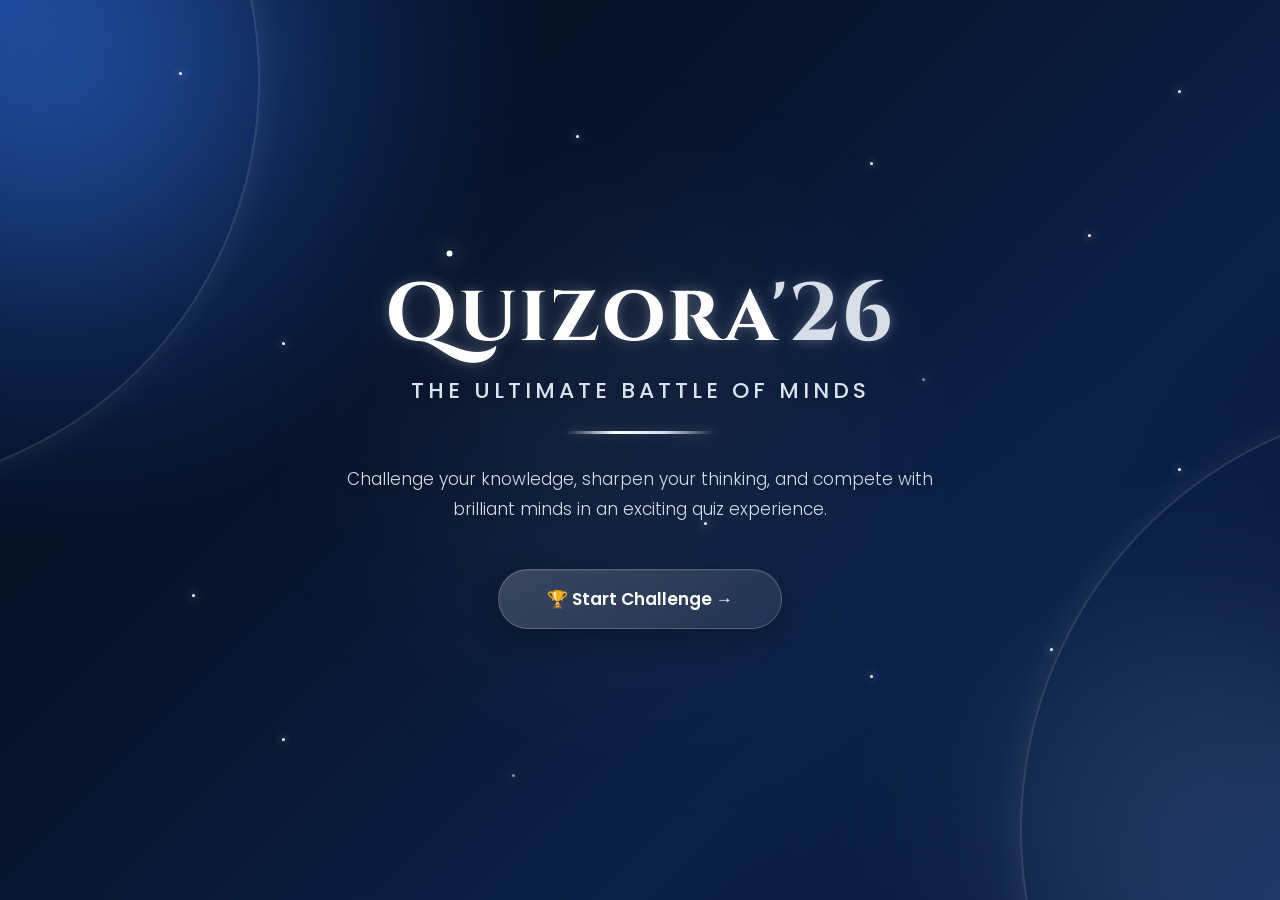
<file: index.html>
<!DOCTYPE html>
<html lang="en">

<head>

    <meta charset="UTF-8">
    <meta name="viewport" content="width=device-width, initial-scale=1.0">

    <title>Quizora'26</title>

    <!-- Google Fonts -->
    <link href="https://fonts.googleapis.com/css2?family=Poppins:wght@300;400;500;600;700;800&family=Cinzel:wght@500;600;700&display=swap" rel="stylesheet">

    <!-- CSS -->
    <link rel="stylesheet" href="home.css">

<link rel="stylesheet" href="nav.css">
</head>

<body >

    <!-- Background -->
    <div class="background">

        <div class="circle one"></div>
        <div class="circle two"></div>

        <div class="arc arc1"></div>
        <div class="arc arc2"></div>

        <div class="stars">

            <span></span>
            <span></span>
            <span></span>
            <span></span>
            <span></span>
            <span></span>
            <span></span>
            <span></span>
            <span></span>
            <span></span>
            <span></span>
            <span></span>
            <span></span>
            <span></span>
            <span></span>

        </div>

    </div>

    <!-- Hero -->
    <section class="hero">

        <h1 class="logo">
            Quizora<span>'26</span>
        </h1>

        <h2>
            The Ultimate Battle of Minds
        </h2>

        <div class="line"></div>

        <p>
            Challenge your knowledge, sharpen your thinking, and compete with brilliant minds in an exciting quiz experience.
        </p>

        <button id="enterBtn">
            🏆 Start Challenge →
        </button>

    </section>

    <!-- JS -->
    <script src="home.js"></script>

<script src="nav.js"></script>
</body>

</html>
</file>
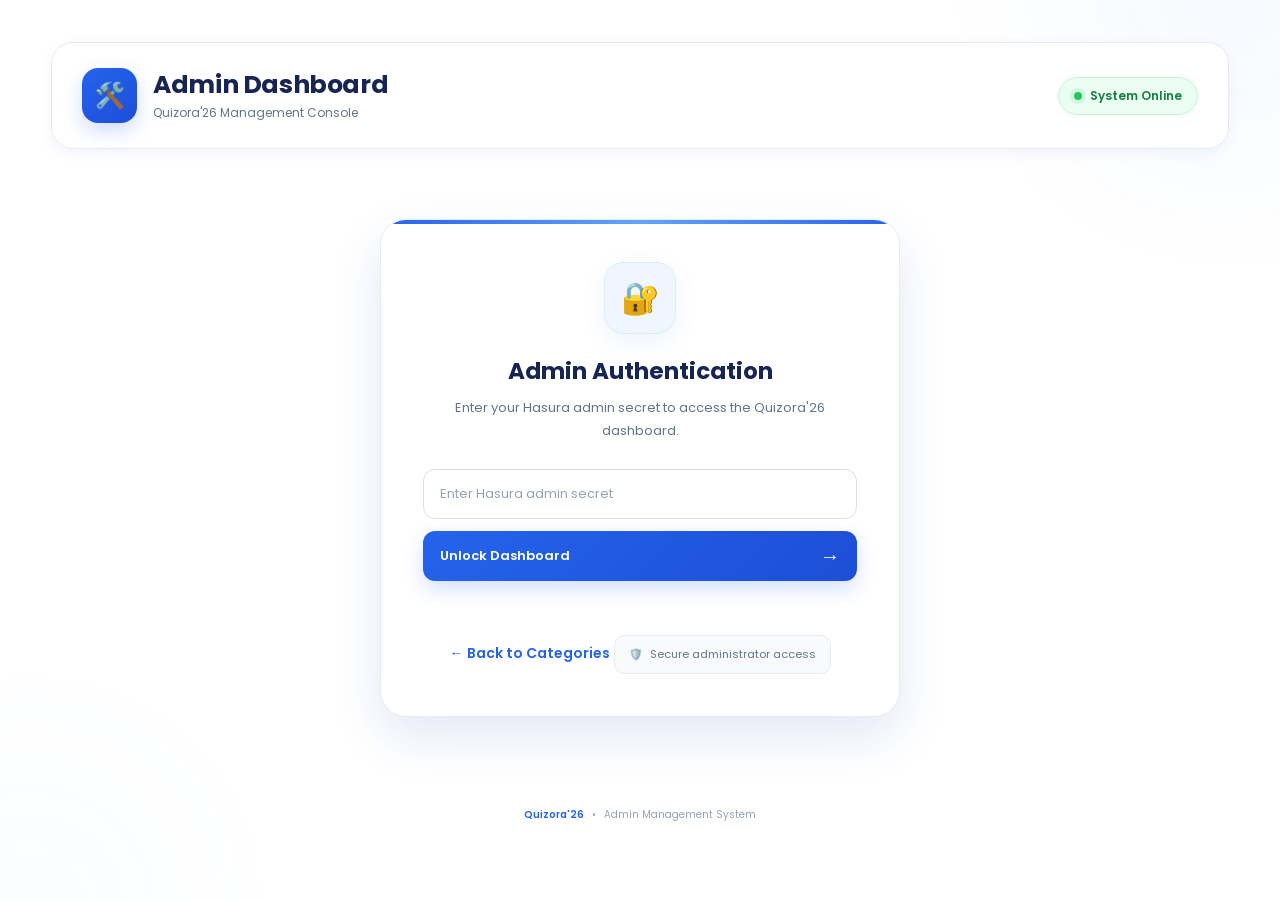
<file: admin.html>
<!DOCTYPE html>
<html lang="en">

<head>

    <meta charset="UTF-8">

    <meta name="viewport" content="width=device-width, initial-scale=1.0">

    <title>Admin Dashboard | Quizora'26</title>

    <link
        href="https://fonts.googleapis.com/css2?family=Poppins:wght@300;400;500;600;700&display=swap"
        rel="stylesheet"
    >

    <!-- ADMIN CSS -->
    <link rel="stylesheet" href="admin.css">

</head>


<body>


<!-- =========================================
     BACKGROUND EFFECTS
========================================== -->

<div class="background">

    <div class="glow glow-one"></div>

    <div class="glow glow-two"></div>

    <div class="grid"></div>

</div>



<div class="admin-wrap">


    <!-- =========================================
         HEADER
    ========================================== -->

    <header class="admin-header">

        <div class="brand">

            <div class="brand-icon">
                🛠️
            </div>

            <div>

                <h1>
                    Admin Dashboard
                </h1>

                <p>
                    Quizora'26 Management Console
                </p>

            </div>

        </div>


        <div class="header-status">

            <span class="status-dot"></span>

            System Online

        </div>

    </header>

  

    <!-- =========================================
         ADMIN LOGIN
    ========================================== -->

    <section
        class="login-card"
        id="gate"
    >

        <div class="login-icon">
            🔐
        </div>


        <h2>
            Admin Authentication
        </h2>


        <p>
            Enter your Hasura admin secret to access
            the Quizora'26 dashboard.
        </p>


        <div class="secret-box">

            <input
                type="password"
                id="secret"
                placeholder="Enter Hasura admin secret"
                autocomplete="off"
            >

            <button
                onclick="unlock()"
                class="unlock-btn"
            >
                <span>Unlock Dashboard</span>
                <span>→</span>
            </button>

        </div>


        <p
            class="err"
            id="err"
        ></p>


        <a href="categories.html" class="gate-back">← Back to Categories</a>

        <div class="secure-note">

            <span>🛡️</span>

            <span>
                Secure administrator access
            </span>

        </div>

    </section>



    <!-- =========================================
         DASHBOARD
    ========================================== -->

    <main
        id="dash"
        style="display:none"
    >

    <!-- BACK TO CATEGORIES -->
<div class="back-bar">

    <button
        class="back-btn"
        onclick="location.href='categories.html'"
    >
        <span>←</span>
        <span>Back </span>
    </button>

</div>
        <!-- =====================================
             WELCOME BAR
        ====================================== -->

        <div class="welcome-bar">

            <div>

                <span class="eyebrow">
                    OVERVIEW
                </span>

                <h2>
                    Quizora'26 Overview
                </h2>

                <p>
                    Monitor participants, quiz activity,
                    performance and certificates.
                </p>

            </div>


            <div class="live-badge">

                <span></span>

                Live Data

            </div>

        </div>



        <!-- =====================================
             STATISTICS
        ====================================== -->

        <section>

            <div
                class="stats-grid"
                id="stats"
            ></div>

        </section>



        <!-- =====================================
             CATEGORY PERFORMANCE
        ====================================== -->

        <section class="dashboard-card">

            <div class="section-heading">

                <div>

                    <span class="section-label">
                        PERFORMANCE
                    </span>

                    <h3>
                        Category-wise Performance
                    </h3>

                </div>

                <div class="section-icon">
                    📊
                </div>

            </div>


            <div class="table-wrapper">

                <table>

                    <thead>

                        <tr>

                            <th>
                                Category
                            </th>

                            <th>
                                Attempts
                            </th>

                            <th>
                                Avg Score
                            </th>

                            <th>
                                Highest
                            </th>

                        </tr>

                    </thead>


                    <tbody id="cats"></tbody>

                </table>

            </div>

        </section>



        <!-- =====================================
             RECENT ATTEMPTS
        ====================================== -->

        <section class="dashboard-card">

            <div class="section-heading">

                <div>

                    <span class="section-label">
                        ACTIVITY
                    </span>

                    <h3>
                        Recent Quiz Attempts
                    </h3>

                    <p>
                        View and filter participant quiz activity.
                    </p>

                </div>

                <div class="section-icon">
                    👥
                </div>

            </div>



            <!-- FILTER BAR -->

            <div class="filter-bar">


                <div class="search-box">

                    <span>
                        🔎
                    </span>

                    <input
                        id="q"
                        placeholder="Search participant name..."
                        oninput="render()"
                    >

                </div>


                <select
                    id="f"
                    onchange="render()"
                >

                    <option value="">
                        All Categories
                    </option>

                </select>


                <button
                    onclick="csv()"
                    class="csv-btn"
                >

                    <span>
                        ↓
                    </span>

                    Download CSV

                </button>

            </div>



            <!-- TABLE -->

            <div class="table-wrapper">

                <table>

                    <thead>

                        <tr>

                            <th>
                                Participant
                            </th>

                            <th>
                                DOB
                            </th>

                            <th>
                                Category
                            </th>

                            <th>
                                Score
                            </th>

                            <th>
                                Time
                            </th>

                            <th>
                                Date
                            </th>

                            <th>
                                Certificate
                            </th>

                        </tr>

                    </thead>


                    <tbody id="rows"></tbody>

                </table>

            </div>

        </section>


    </main>



    <!-- =========================================
         FOOTER
    ========================================== -->

    <footer>

        <span>
            Quizora'26
        </span>

        <span>
            •
        </span>

        <span>
            Admin Management System
        </span>

    </footer>


</div>



<script src="db.js"></script>


<script>

let S = null;

let attempts = [];

const $ = id =>
    document.getElementById(id);



/* =========================================================
   UNLOCK ADMIN DASHBOARD
========================================================= */

async function unlock() {

    S = $("secret").value.trim();


    if (!S) {

        $("err").textContent =
            "Please enter the Hasura admin secret.";

        $("secret").focus();

        return;

    }


    $("err").textContent =
        "Authenticating...";


    try {

        const d = await gql(`

            query {

                participants {

                    first_name

                }


                quiz_attempts(

                    order_by: {
                        attempted_at: desc
                    }

                    limit: 500

                ) {

                    score

                    total

                    time_taken

                    attempted_at


                    public_participant {

                        first_name

                        last_name

                        dob

                    }


                    public_category {

                        name

                    }


                    public_certificate {

                        certificate_code

                    }

                }


                certificates {

                    certificate_code

                }


                categories(

                    order_by: {
                        name: asc
                    }

                ) {

                    name

                }

            }

        `, {}, S);



        /* =============================================
           BASIC DATA
        ============================================= */

        const participants =
            d.participants || [];


        attempts =
            d.quiz_attempts || [];


        const certificates =
            d.certificates || [];


        const categories =
            d.categories || [];



        /* =============================================
           AVERAGE SCORE
        ============================================= */

        let totalPercentage = 0;

        let validAttempts = 0;


        attempts.forEach(a => {

            if (

                typeof a.score === "number" &&

                typeof a.total === "number" &&

                a.total > 0

            ) {

                totalPercentage +=
                    (a.score / a.total) * 100;

                validAttempts++;

            }

        });


        const averageScore =

            validAttempts > 0

                ? Math.round(
                    totalPercentage /
                    validAttempts
                )

                : 0;



        /* =============================================
           STATISTICS
        ============================================= */

        $("stats").innerHTML = [

            [
                participants.length,
                "Participants",
                "👥"
            ],

            [
                attempts.length,
                "Quiz Attempts",
                "📝"
            ],

            [
                averageScore + "%",
                "Average Score",
                "🎯"
            ],

            [
                certificates.length,
                "Certificates Issued",
                "🏆"
            ]

        ]

        .map(x => `

            <div class="stat-card">

                <div class="stat-icon">

                    ${x[2]}

                </div>


                <div class="stat-content">

                    <span>
                        ${x[1]}
                    </span>

                    <strong>
                        ${x[0]}
                    </strong>

                </div>

            </div>

        `)

        .join("");



        /* =============================================
           CATEGORY PERFORMANCE
        ============================================= */

        $("cats").innerHTML =

            categories.map(category => {


                const categoryAttempts =

                    attempts.filter(a =>

                        a.public_category &&

                        a.public_category.name ===
                        category.name

                    );


                if (!categoryAttempts.length) {

                    return `

                        <tr>

                            <td>
                                <strong>
                                    ${category.name}
                                </strong>
                            </td>

                            <td>
                                0
                            </td>

                            <td>
                                <span class="muted">
                                    —
                                </span>
                            </td>

                            <td>
                                <span class="muted">
                                    —
                                </span>
                            </td>

                        </tr>

                    `;

                }


                let percentageTotal = 0;

                let count = 0;

                let highest = null;


                categoryAttempts.forEach(a => {


                    if (

                        typeof a.score ===
                        "number" &&

                        typeof a.total ===
                        "number" &&

                        a.total > 0

                    ) {

                        percentageTotal +=

                            (a.score /
                             a.total) * 100;

                        count++;

                    }


                    if (

                        highest === null ||

                        a.score > highest

                    ) {

                        highest = a.score;

                    }

                });


                const average =

                    count > 0

                        ? (
                            percentageTotal /
                            count
                        ).toFixed(1) + "%"

                        : "-";


                return `

                    <tr>

                        <td>

                            <strong>
                                ${category.name}
                            </strong>

                        </td>

                        <td>

                            <span class="attempt-pill">
                                ${categoryAttempts.length}
                            </span>

                        </td>

                        <td>

                            <span class="score-text">
                                ${average}
                            </span>

                        </td>

                        <td>

                            <span class="highest-score">
                                ${highest ?? "-"}
                            </span>

                        </td>

                    </tr>

                `;

            })

            .join("");



        /* =============================================
           CATEGORY FILTER
        ============================================= */

        $("f").innerHTML = `

            <option value="">
                All Categories
            </option>

        `;


        $("f").innerHTML +=

            categories.map(c => `

                <option value="${c.name}">
                    ${c.name}
                </option>

            `)

            .join("");



        /* =============================================
           SHOW DASHBOARD
        ============================================= */

        $("gate").style.display =
            "none";


        $("dash").style.display =
            "block";


        render();


    }

    catch (e) {

        console.error(e);


        $("err").textContent =
            "Access failed: " + e.message;

    }

}



/* =========================================================
   FILTER DATA
========================================================= */

function view() {


    const q =

        $("q").value
            .toLowerCase()
            .trim();


    const f =
        $("f").value;


    return attempts.filter(a => {


        const participant =
            a.public_participant || {};


        const category =
            a.public_category || {};


        const name =

            (

                (participant.first_name || "") +

                " " +

                (participant.last_name || "")

            )

            .toLowerCase();


        return (

            (!f ||
             category.name === f)

            &&

            name.includes(q)

        );

    });

}



/* =========================================================
   RENDER ATTEMPTS
========================================================= */

function render() {


    const data =
        view();


    $("rows").innerHTML =

        data.map(a => {


            const participant =
                a.public_participant || {};


            const category =
                a.public_category || {};


            const certificate =
                a.public_certificate ||
                null;


            const firstName =
                participant.first_name || "";


            const lastName =
                participant.last_name || "";


            const dob =
                participant.dob || "—";


            const categoryName =
                category.name ||
                "Unknown";


            const certificateCode =

                certificate &&
                certificate.certificate_code

                    ? certificate.certificate_code

                    : "—";


            let date = "—";


            if (a.attempted_at) {

                date =

                    new Date(
                        a.attempted_at
                    )
                    .toLocaleString();

            }


            return `

                <tr>

                    <td>

                        <div class="participant">

                            <div class="avatar">

                                ${(
                                    firstName
                                    .charAt(0) ||
                                    "?"
                                ).toUpperCase()}

                            </div>

                            <div>

                                <strong>
                                    ${firstName}
                                    ${lastName}
                                </strong>

                                <small>
                                    Participant
                                </small>

                            </div>

                        </div>

                    </td>


                    <td>
                        ${dob}
                    </td>


                    <td>

                        <span class="category-tag">

                            ${categoryName}

                        </span>

                    </td>


                    <td>

                        <span class="score-badge">

                            ${a.score}/${a.total}

                        </span>

                    </td>


                    <td>

                        ${a.time_taken ?? "—"} s

                    </td>


                    <td>

                        <span class="date-text">

                            ${date}

                        </span>

                    </td>


                    <td>

                        ${
                            certificateCode !== "—"

                                ? `<span class="certificate">
                                    🏆 ${certificateCode}
                                  </span>`

                                : `<span class="muted">
                                    —
                                  </span>`
                        }

                    </td>

                </tr>

            `;

        })

        .join("");


    if (!data.length) {

        $("rows").innerHTML = `

            <tr>

                <td
                    colspan="7"
                    class="empty"
                >

                    🔍 No matching attempts found

                </td>

            </tr>

        `;

    }

}



/* =========================================================
   DOWNLOAD CSV
========================================================= */

function csv() {


    const data =
        view();


    const rows = [

        [

            "Name",

            "DOB",

            "Category",

            "Score",

            "Total",

            "Time",

            "Date",

            "Certificate"

        ]

    ];


    data.forEach(a => {


        const participant =
            a.public_participant || {};


        const category =
            a.public_category || {};


        const certificate =
            a.public_certificate ||
            null;


        rows.push([


            (

                (participant.first_name || "") +

                " " +

                (participant.last_name || "")

            )

            .trim(),


            participant.dob || "",


            category.name || "",


            a.score ?? "",


            a.total ?? "",


            a.time_taken ?? "",


            a.attempted_at || "",


            certificate &&
            certificate.certificate_code

                ? certificate.certificate_code

                : ""

        ]);

    });


    const csvContent =

        rows

            .map(row =>

                row

                    .map(value =>

                        `"${String(value)
                            .replace(/"/g, '""')}"`
                    )

                    .join(",")

            )

            .join("\n");


    const blob =

        new Blob(

            [csvContent],

            {
                type:
                    "text/csv"
            }

        );


    const link =
        document.createElement("a");


    link.href =
        URL.createObjectURL(blob);


    link.download =
        "quizora_attempts.csv";


    link.click();


    URL.revokeObjectURL(
        link.href
    );

}

</script>


</body>

</html>
</file>
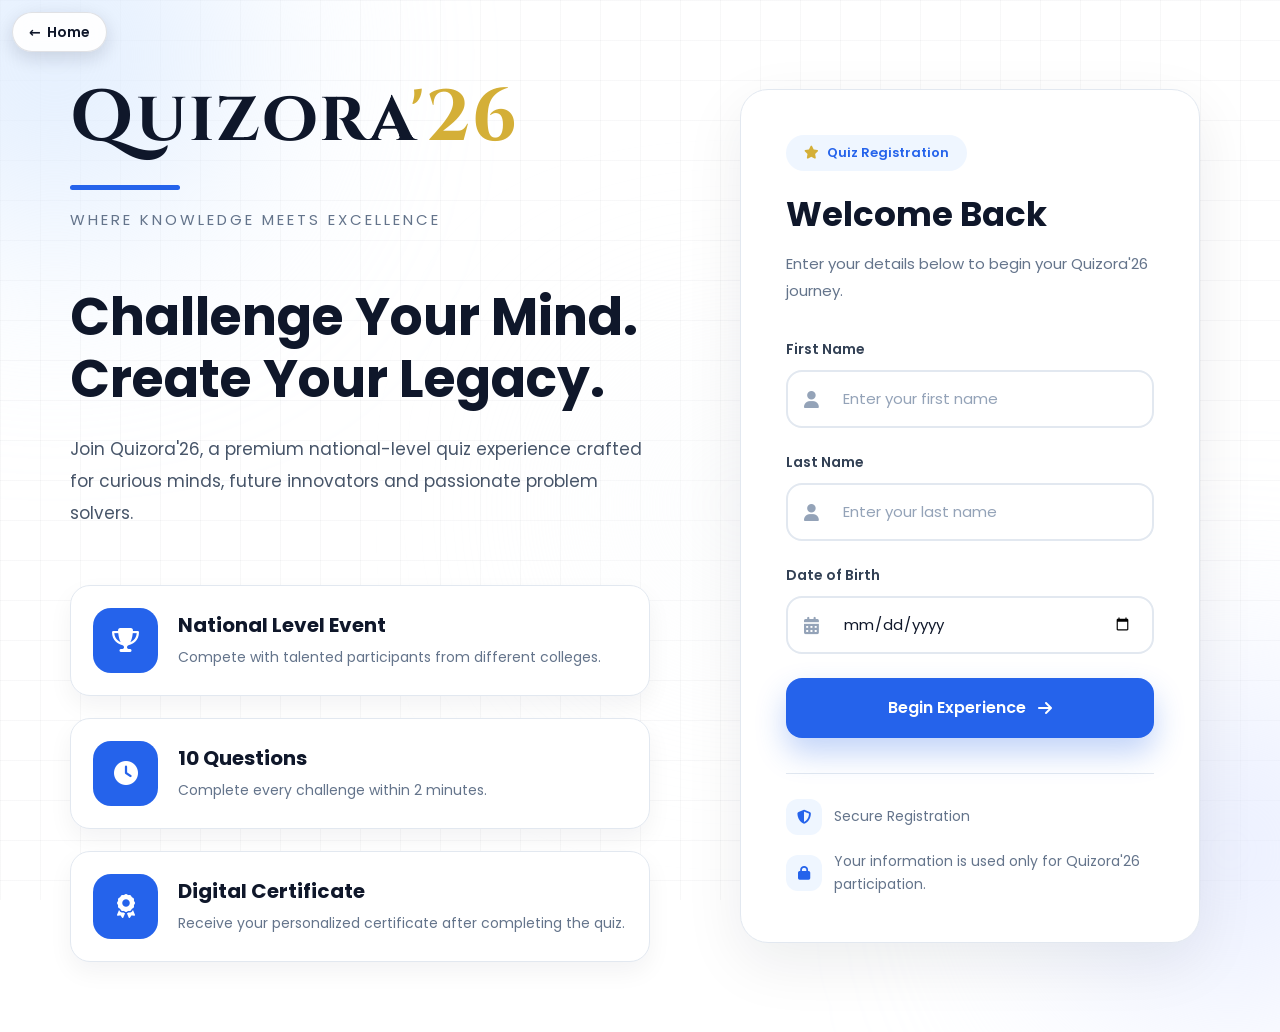
<file: categories.html>
<!DOCTYPE html>
<html lang="en">

<head>

    <meta charset="UTF-8">

    <meta name="viewport" content="width=device-width, initial-scale=1.0">

    <title>Quiz Categories | Quizora'26</title>

    <!-- GOOGLE FONT -->
    <link
        href="https://fonts.googleapis.com/css2?family=Poppins:wght@300;400;500;600;700;800&display=swap"
        rel="stylesheet"
    >

    <!-- CATEGORIES CSS -->
    <link rel="stylesheet" href="categories.css">


    <style>

        /* =========================================
           ADMIN LOGO
        ========================================= */

        #adminLogo {

            cursor: pointer;

            user-select: none;

            display: inline-block;

            transition: .25s ease;

        }

        #adminLogo:hover {

            transform: scale(1.08);

            filter:
                drop-shadow(
                    0 0 12px rgba(59,130,246,.55)
                );

        }


        /* =========================================
           ADMIN POPUP OVERLAY
        ========================================= */

        .admin-modal {

            display: none;

            position: fixed;

            inset: 0;

            z-index: 9999;

            align-items: center;

            justify-content: center;

            padding: 20px;

            background:
                rgba(2,8,23,.72);

            backdrop-filter: blur(8px);

            -webkit-backdrop-filter: blur(8px);

        }


        .admin-modal.show {

            display: flex;

        }


        /* =========================================
           POPUP BOX
        ========================================= */

        .admin-modal-box {

            width: 100%;

            max-width: 390px;

            padding: 32px 28px;

            text-align: center;

            border-radius: 24px;

            background:
                linear-gradient(
                    135deg,
                    rgba(255,255,255,.12),
                    rgba(255,255,255,.06)
                );

            border: 1px solid
                rgba(255,255,255,.20);

            backdrop-filter: blur(25px);

            -webkit-backdrop-filter: blur(25px);

            box-shadow:

                0 25px 70px
                rgba(0,0,0,.45),

                0 0 35px
                rgba(59,130,246,.12);

            animation:
                adminPopup .25s ease;

        }


        /* =========================================
           POPUP ANIMATION
        ========================================= */

        @keyframes adminPopup {

            from {

                opacity: 0;

                transform:
                    scale(.88)
                    translateY(15px);

            }

            to {

                opacity: 1;

                transform:
                    scale(1)
                    translateY(0);

            }

        }


        /* =========================================
           LOCK ICON
        ========================================= */

        .admin-lock {

            width: 70px;

            height: 70px;

            margin:
                0 auto 17px;

            border-radius: 50%;

            display: flex;

            align-items: center;

            justify-content: center;

            font-size: 30px;

            background:
                linear-gradient(
                    135deg,
                    #163c82,
                    #0b2048
                );

            border: 1px solid
                rgba(255,255,255,.20);

            box-shadow:

                0 10px 25px
                rgba(0,0,0,.30),

                0 0 25px
                rgba(59,130,246,.20);

        }


        /* =========================================
           TITLE
        ========================================= */

        .admin-modal-box h2 {

            margin:
                0 0 7px;

            color:
                #ffffff;

            font-size: 22px;

            font-weight: 600;

        }


        /* =========================================
           DESCRIPTION
        ========================================= */

        .admin-modal-box p {

            margin:
                0 0 20px;

            color:
                #d4dce7;

            font-size: 13px;

        }


        /* =========================================
           PASSWORD INPUT
        ========================================= */

        .admin-input {

            width: 100%;

            box-sizing: border-box;

            padding:
                13px 15px;

            border:
                1px solid
                rgba(255,255,255,.18);

            border-radius: 12px;

            outline: none;

            background:
                rgba(255,255,255,.08);

            color:
                #ffffff;

            font-family:
                Poppins,
                sans-serif;

            font-size: 14px;

            margin-bottom: 8px;

            transition: .2s;

        }


        .admin-input::placeholder {

            color:
                #aebbd0;

        }


        .admin-input:focus {

            border-color:
                rgba(255,255,255,.45);

            box-shadow:
                0 0 0 3px
                rgba(59,130,246,.12);

        }


        /* =========================================
           ERROR
        ========================================= */

        .admin-error {

            display: none;

            color:
                #ff8f8f;

            font-size: 12px;

            margin:
                5px 0 12px;

        }


        /* =========================================
           BUTTONS
        ========================================= */

        .admin-buttons {

            display: flex;

            gap: 10px;

            margin-top: 10px;

        }


        .admin-buttons button {

            flex: 1;

            border: none;

            padding: 12px;

            border-radius: 11px;

            font-family:
                Poppins,
                sans-serif;

            font-size: 13px;

            font-weight: 600;

            cursor: pointer;

            transition: .2s;

        }


        /* CANCEL */

        .admin-cancel {

            background:
                rgba(255,255,255,.10);

            color:
                #d9e2ef;

            border:
                1px solid
                rgba(255,255,255,.12)
                !important;

        }


        .admin-cancel:hover {

            background:
                rgba(255,255,255,.16);

        }


        /* LOGIN */

        .admin-login {

            background:
                linear-gradient(
                    135deg,
                    #163c82,
                    #0b2048
                );

            color:
                #ffffff;

            border:
                1px solid
                rgba(255,255,255,.18) !important;

            box-shadow:
                0 7px 20px
                rgba(0,0,0,.25);

        }


        .admin-login:hover {

            transform:
                translateY(-2px);

            box-shadow:
                0 10px 25px
                rgba(59,130,246,.20);

        }

    </style>

<link rel="stylesheet" href="nav.css">
</head>


<body data-require="login" data-back="login.html" data-back-label="Back">


<div class="container">


    <!-- =========================================
         HEADER
    ========================================== -->

    <div class="header">

        <h1>

            <!-- 4 CLICKS REQUIRED -->

            <span
                id="adminLogo"
                title="Quizora"
            >
                📚
            </span>

            Quiz Categories

        </h1>


        <p>
            Select a category to start your quiz.
        </p>


        <p>

            <a href="leaderboard.html">
                🏅 View Leaderboard
            </a>

        </p>

    </div>



    <!-- =========================================
         CATEGORY GRID
    ========================================== -->

    <div class="category-container">


        <!-- GENERAL KNOWLEDGE -->

        <div
            class="category-card"
            data-category="general-knowledge"
        >

            <span class="icon">
                🧠
            </span>

            <h3>
                General Knowledge
            </h3>

        </div>


        <!-- CURRENT AFFAIRS -->

        <div
            class="category-card"
            data-category="current-affairs"
        >

            <span class="icon">
                📰
            </span>

            <h3>
                Current Affairs
            </h3>

        </div>


        <!-- SCIENCE -->

        <div
            class="category-card"
            data-category="science"
        >

            <span class="icon">
                🔬
            </span>

            <h3>
                Science &amp; Technology
            </h3>

        </div>


        <!-- COMPUTER SCIENCE -->

        <div
            class="category-card"
            data-category="computer-science"
        >

            <span class="icon">
                💻
            </span>

            <h3>
                Computer Science
            </h3>

        </div>


        <!-- RIDDLES -->

        <div
            class="category-card"
            data-category="riddles"
        >

            <span class="icon">
                🧩
            </span>

            <h3>
                Riddles
            </h3>

        </div>


    </div>


</div>



<!-- =========================================
     ADMIN POPUP
========================================== -->

<div
    id="adminModal"
    class="admin-modal"
>

    <div
        class="admin-modal-box"
        onclick="event.stopPropagation()"
    >

        <div class="admin-lock">
            🔐
        </div>


        <h2>
            Admin Access
        </h2>


        <p>
            Enter the admin password to continue
        </p>


        <input
            type="password"
            id="adminSecret"
            class="admin-input"
            placeholder="Enter password"
            autocomplete="off"
        >


        <div
            id="adminError"
            class="admin-error"
        >
            ❌ Incorrect password. Try again.
        </div>


        <div class="admin-buttons">

            <button
                type="button"
                class="admin-cancel"
                onclick="closeAdminModal()"
            >
                Cancel
            </button>


            <button
                type="button"
                class="admin-login"
                onclick="checkAdminPassword()"
            >
                Login
            </button>

        </div>

    </div>

</div>



<!-- CATEGORIES JS -->

<script src="categories.js"></script>



<!-- =========================================
     ADMIN ACCESS JS
========================================== -->

<script>

    const adminLogo =
        document.getElementById("adminLogo");

    const adminModal =
        document.getElementById("adminModal");

    const adminSecret =
        document.getElementById("adminSecret");

    const adminError =
        document.getElementById("adminError");


    /* =========================================
       LOGO CLICK COUNTER
    ========================================== */

    let logoClicks = 0;

    let clickTimer = null;


    adminLogo.addEventListener(
        "click",
        function () {

            logoClicks++;


            /*
             * Reset if the 4 clicks
             * are not completed quickly
             */

            clearTimeout(clickTimer);

            clickTimer = setTimeout(
                function () {

                    logoClicks = 0;

                },
                1500
            );


            /*
             * EXACTLY 4 CLICKS
             */

            if (logoClicks === 4) {

                clearTimeout(clickTimer);

                logoClicks = 0;


                /* Open popup */

                adminModal.classList.add("show");


                /* Clear old data */

                adminSecret.value = "";

                adminError.style.display =
                    "none";


                /* Focus password */

                setTimeout(
                    function () {

                        adminSecret.focus();

                    },
                    150
                );

            }

        }
    );



    /* =========================================
       CHECK PASSWORD
    ========================================== */

    function checkAdminPassword() {

        const password =
            adminSecret.value.trim();


        /*
         * ADMIN PASSWORD
         */

        if (password === "2006") {

            window.location.href =
                "admin.html";

        }

        else {

            adminError.style.display =
                "block";

            adminSecret.value = "";

            adminSecret.focus();

        }

    }



    /* =========================================
       CLOSE POPUP
    ========================================== */

    function closeAdminModal() {

        adminModal.classList.remove("show");

        adminSecret.value = "";

        adminError.style.display =
            "none";

    }



    /* =========================================
       ENTER KEY
    ========================================== */

    adminSecret.addEventListener(
        "keydown",
        function (event) {

            if (event.key === "Enter") {

                checkAdminPassword();

            }

        }
    );



    /* =========================================
       CLICK OUTSIDE POPUP
    ========================================== */

    adminModal.addEventListener(
        "click",
        function (event) {

            if (
                event.target === adminModal
            ) {

                closeAdminModal();

            }

        }
    );

</script>


<script src="nav.js"></script>
</body>

</html>
</file>
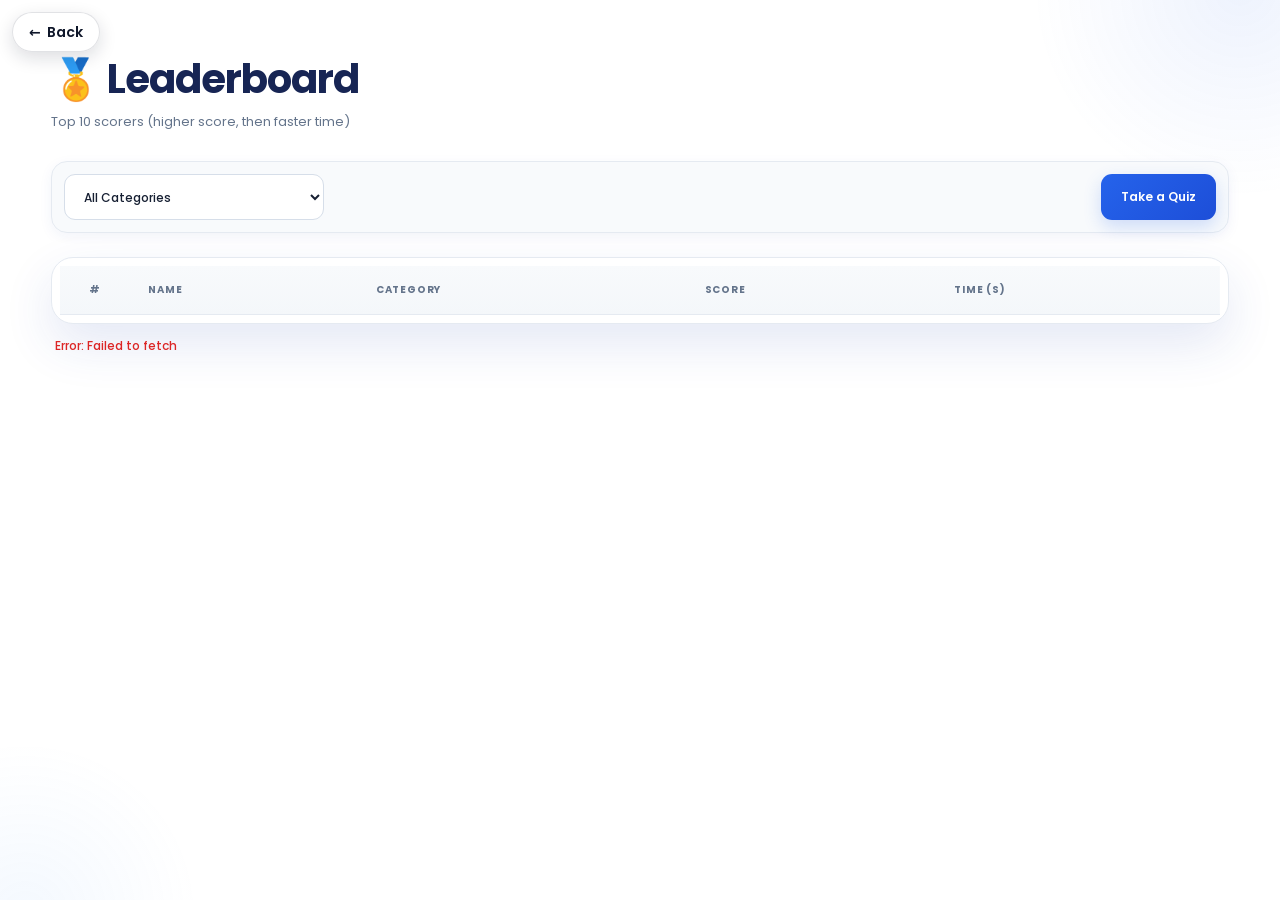
<file: leaderboard.html>
<!DOCTYPE html>
<html lang="en">
<head>
    <meta charset="UTF-8">
    <meta name="viewport" content="width=device-width, initial-scale=1.0">

    <title>Leaderboard | Quizora'26</title>

    <link
        href="https://fonts.googleapis.com/css2?family=Poppins:wght@400;500;600;700&display=swap"
        rel="stylesheet"
    >

    <link rel="stylesheet" href="pages.css">
<link rel="stylesheet" href="nav.css">
</head>

<body data-back="categories.html" data-back-anon="index.html" data-back-label="Back">

<div class="wrap">

    <h1>🏅 Leaderboard</h1>

    <p class="sub">
        Top 10 scorers (higher score, then faster time)
    </p>

    <div class="bar">

        <select id="cat">
            <option value="">All Categories</option>
        </select>

        <button onclick="location.href='categories.html'">
            Take a Quiz
        </button>

    </div>

    <div class="card">

        <table>

            <thead>
                <tr>
                    <th>#</th>
                    <th>Name</th>
                    <th>Category</th>
                    <th>Score</th>
                    <th>Time (s)</th>
                </tr>
            </thead>

            <tbody id="rows"></tbody>

        </table>

    </div>

    <p class="err" id="err"></p>

</div>


<script src="db.js"></script>

<script>

async function load() {

    const c = document.getElementById("cat").value;

    try {

        const d = await gql(`
            query($w: quiz_attempts_bool_exp) {

                quiz_attempts(
                    where: $w
                    order_by: [
                        { score: desc }
                        { time_taken: asc }
                    ]
                    limit: 10
                ) {

                    score
                    total
                    time_taken

                    public_participant {
                        first_name
                        last_name
                    }

                    public_category {
                        name
                    }
                }
            }
        `, {
            w: c
                ? {
                    category_slug: {
                        _eq: c
                    }
                }
                : {}
        });


        document.getElementById("rows").innerHTML =
            d.quiz_attempts.map((a, i) => {

                const firstName =
                    a.public_participant?.first_name || "";

                const lastName =
                    a.public_participant?.last_name || "";

                const categoryName =
                    a.public_category?.name || "Unknown";

                return `
                    <tr>
                        <td>${i + 1}</td>

                        <td>
                            ${firstName} ${lastName}
                        </td>

                        <td>
                            ${categoryName}
                        </td>

                        <td>
                            ${a.score}/${a.total}
                        </td>

                        <td>
                            ${a.time_taken}
                        </td>
                    </tr>
                `;

            }).join("")

            || `
                <tr>
                    <td colspan="5">
                        No attempts yet
                    </td>
                </tr>
            `;


    } catch (e) {

        document.getElementById("err").textContent =
            "Error: " + e.message;

    }

}


/* =========================================================
   LOAD CATEGORIES
========================================================= */

(async () => {

    try {

        const d = await gql(`
            {
                categories(order_by: { name: asc }) {
                    slug
                    name
                }
            }
        `);


        document.getElementById("cat").innerHTML +=
            d.categories.map(c => `
                <option value="${c.slug}">
                    ${c.name}
                </option>
            `).join("");


    } catch (e) {

        console.error("Category loading error:", e);

    }


    document.getElementById("cat").onchange = load;

    load();

})();

</script>

<script src="nav.js"></script>
</body>
</html>
</file>
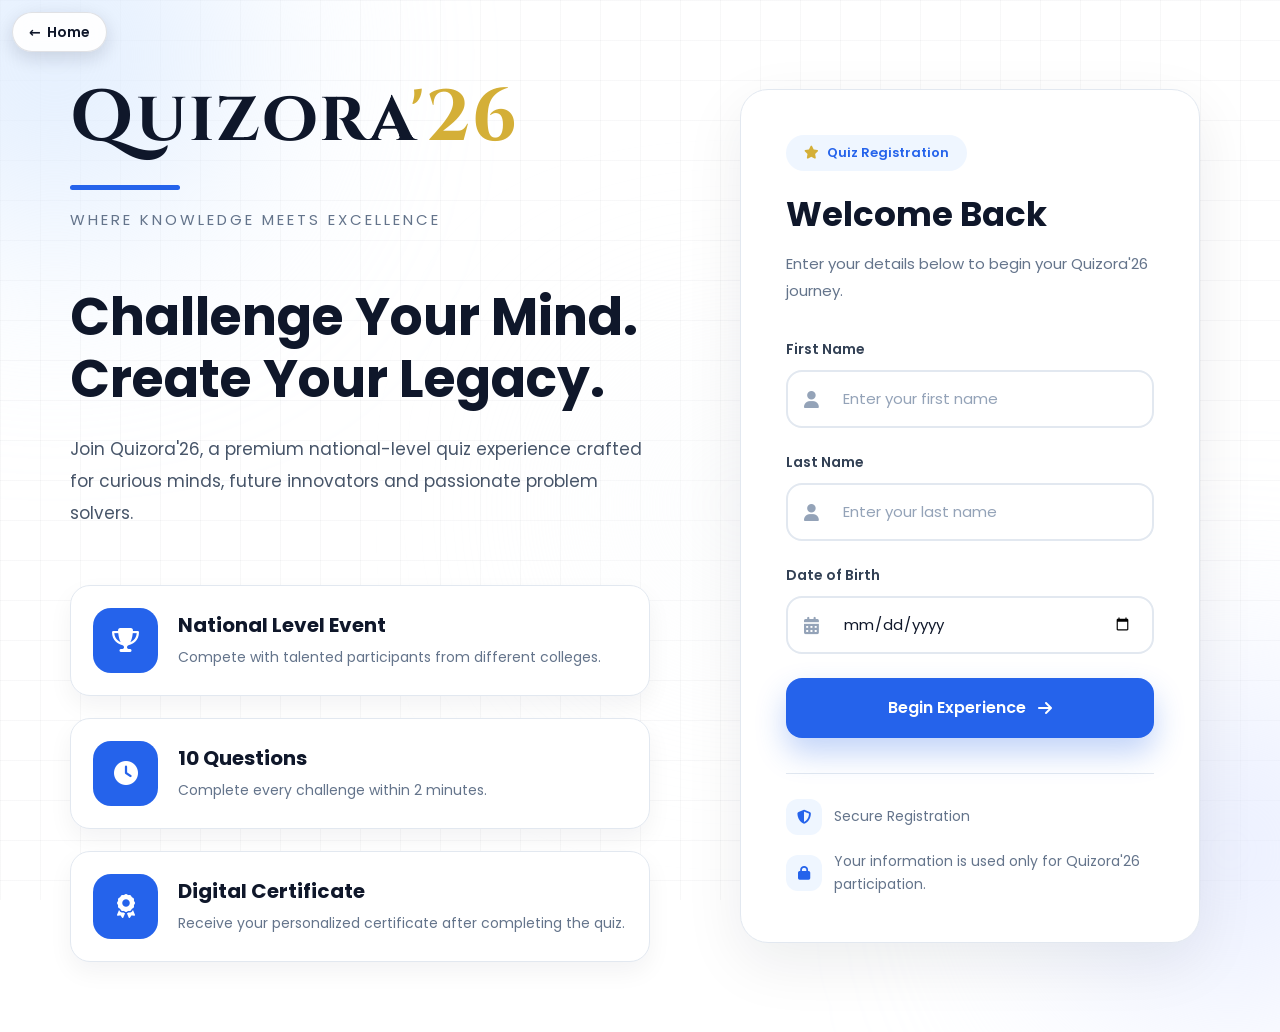
<file: login.html>
<!DOCTYPE html>
<html lang="en">

<head>

    <meta charset="UTF-8">

    <meta name="viewport"
          content="width=device-width, initial-scale=1.0">

    <title>Quizora'26 | Welcome</title>

    <!-- Google Fonts -->

    <link href="https://fonts.googleapis.com/css2?family=Cinzel:wght@500;600;700&family=Poppins:wght@300;400;500;600;700;800&display=swap"
          rel="stylesheet">

    <!-- Font Awesome -->

    <link rel="stylesheet"
          href="https://cdnjs.cloudflare.com/ajax/libs/font-awesome/6.7.1/css/all.min.css"/>

    <!-- CSS -->

    <link rel="stylesheet"
          href="login.css">

<link rel="stylesheet" href="nav.css">
</head>

<body data-back="index.html" data-back-label="Home">

<!--==========================
        BACKGROUND
===========================-->

<div class="bg-shape shape-1"></div>

<div class="bg-shape shape-2"></div>

<div class="bg-shape shape-3"></div>


<!-- Toast -->

<div id="toast"></div>


<!--==========================
      MAIN CONTAINER
===========================-->

<section class="login-page">


<!--==========================
      LEFT SIDE
===========================-->

<div class="left-panel">


<div class="brand">

<h1>

Quizora<span>'26</span>

</h1>

<div class="brand-line"></div>

<p>

Where Knowledge Meets Excellence

</p>

</div>



<div class="hero-content">

<h2>

Challenge Your Mind.<br>

Create Your Legacy.

</h2>

<p>

Join Quizora'26, a premium national-level quiz experience
crafted for curious minds, future innovators and passionate
problem solvers.

</p>

</div>



<!-- Feature Cards -->

<div class="features">


<div class="feature-card">

<div class="icon">

<i class="fa-solid fa-trophy"></i>

</div>

<div>

<h3>

National Level Event

</h3>

<p>

Compete with talented participants
from different colleges.

</p>

</div>

</div>



<div class="feature-card">

<div class="icon">

<i class="fa-solid fa-clock"></i>

</div>

<div>

<h3>

10 Questions

</h3>

<p>

Complete every challenge within
2 minutes.

</p>

</div>

</div>



<div class="feature-card">

<div class="icon">

<i class="fa-solid fa-award"></i>

</div>

<div>

<h3>

Digital Certificate

</h3>

<p>

Receive your personalized certificate
after completing the quiz.

</p>

</div>

</div>


</div>

</div>


<!-- RIGHT PANEL STARTS HERE -->
<div class="right-panel">
    <!--==========================
        LOGIN CARD
===========================-->

<div class="login-card">

    <div class="login-header">

        <span class="badge">

            <i class="fa-solid fa-star"></i>

            Quiz Registration

        </span>

        <h2>

            Welcome Back

        </h2>

        <p>

            Enter your details below to begin your Quizora'26 journey.

        </p>

    </div>



    <!-- Login Form -->

    <form id="loginForm">

        <!-- First Name -->

        <div class="input-group">

            <label for="firstName">

                First Name

            </label>

            <div class="input-box">

                <i class="fa-solid fa-user"></i>

                <input
                    type="text"
                    id="firstName"
                    placeholder="Enter your first name"
                    autocomplete="given-name"
                    required>

            </div>

        </div>



        <!-- Last Name -->

        <div class="input-group">

            <label for="lastName">

                Last Name

            </label>

            <div class="input-box">

                <i class="fa-solid fa-user"></i>

                <input
                    type="text"
                    id="lastName"
                    placeholder="Enter your last name"
                    autocomplete="family-name"
                    required>

            </div>

        </div>



        <!-- Date of Birth -->

        <div class="input-group">

            <label for="dob">

                Date of Birth

            </label>

            <div class="input-box">

                <i class="fa-solid fa-calendar-days"></i>

                <input
                    type="date"
                    id="dob"
                    required>

            </div>

        </div>



        <!-- Button -->

        <button
            type="submit"
            class="login-btn">

            <span>

                Begin Experience

            </span>

            <i class="fa-solid fa-arrow-right"></i>

        </button>

    </form>



    <!-- Footer -->

    <div class="login-footer">

        <div class="footer-item">

            <i class="fa-solid fa-shield-halved"></i>

            <span>

                Secure Registration

            </span>

        </div>

        <div class="footer-item">

            <i class="fa-solid fa-lock"></i>

            <span>

                Your information is used only for Quizora'26 participation.

            </span>

        </div>

    </div>

</div>

</div>

</section>

<script src="db.js"></script>
<script src="login.js"></script>

<script src="nav.js"></script>
</body>

</html>
</file>
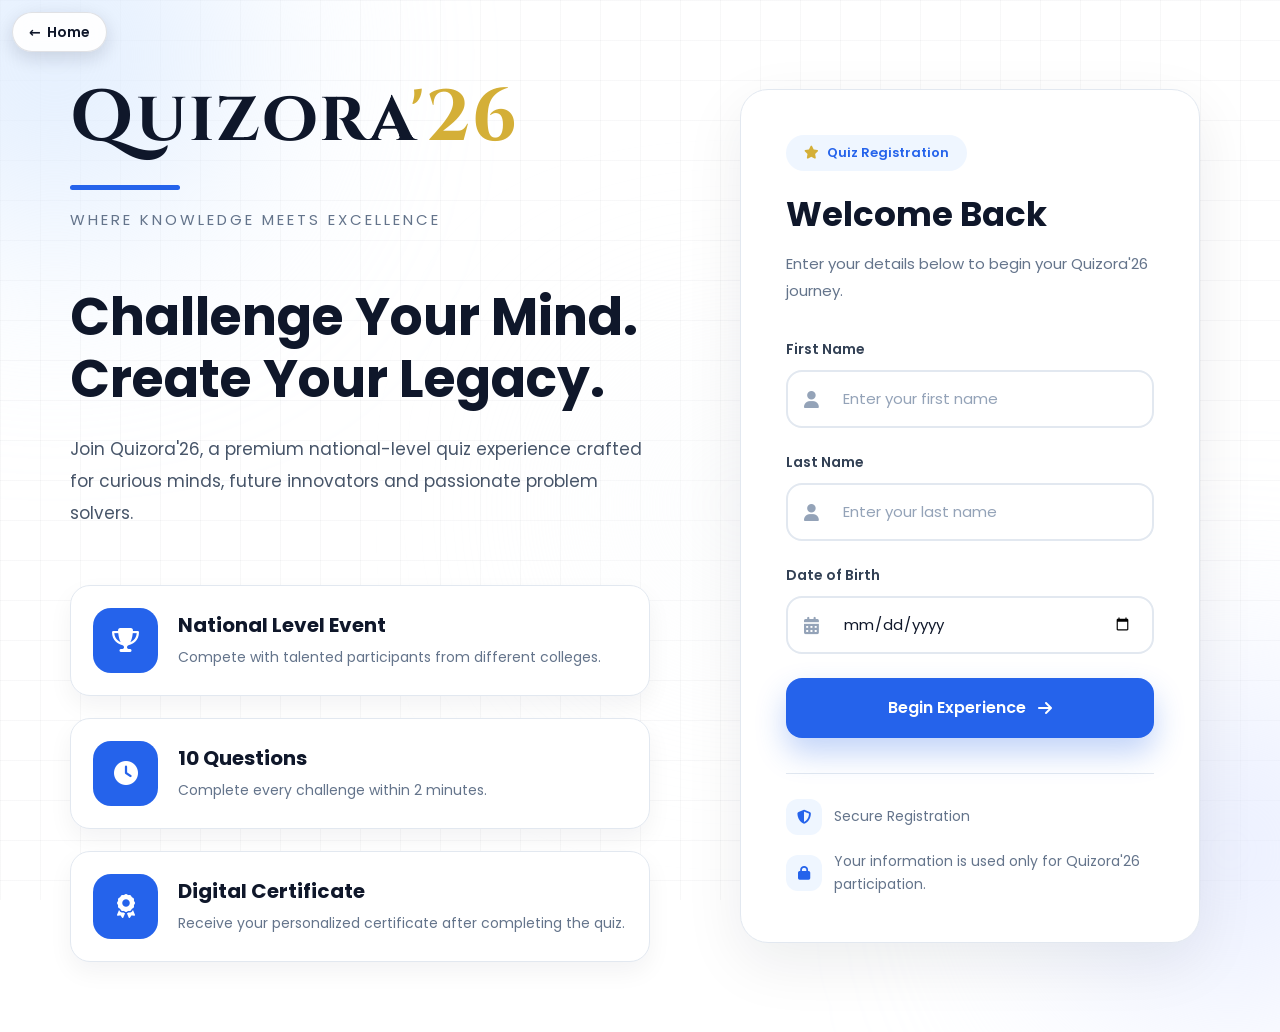
<file: result.html>
<!DOCTYPE html>
<html lang="en">

<head>

<meta charset="UTF-8">

<meta name="viewport" content="width=device-width, initial-scale=1.0">


<title>Quiz Result | Quizora</title>


<!-- Google Font -->

<link href="https://fonts.googleapis.com/css2?family=Poppins:wght@400;500;600;700&display=swap" rel="stylesheet">



<!-- CSS -->

<link rel="stylesheet" href="result.css">


<link rel="stylesheet" href="nav.css">
</head>



<body data-require="result" data-back="categories.html" data-back-label="Categories">



<div class="result-container">



    <div class="result-card">



        <!-- TITLE -->

        <h1>
            🎉 Quiz Completed
        </h1>





        <!-- CATEGORY -->

        <p class="category" id="categoryName">

            Quizora Quiz

        </p>







        <!-- SCORE BOX -->

        <div class="score-box">


            <h2>
                Your Score
            </h2>


            <div class="score" id="score">

                0/10

            </div>



            <p id="percentage">

                0%

            </p>


        </div>







        <!-- STATS -->


        <div class="stats">



            <div class="stat-card">

                <h3 id="correct">
                    0
                </h3>

                <p>
                    Correct
                </p>

            </div>






            <div class="stat-card">


                <h3 id="wrong">

                    0

                </h3>


                <p>
                    Wrong
                </p>


            </div>






            <div class="stat-card">


                <h3 id="total">

                    10

                </h3>


                <p>
                    Total
                </p>


            </div>




        </div>








        <!-- RESULT MESSAGE -->


        <h2 id="resultStatus">

        </h2>









        <!-- CERTIFICATE BUTTON -->


        <button 
        id="certificateBtn"
        class="certificate-btn"
        onclick="generateCertificate()">


            🏆 Generate Certificate


        </button>









        <button class="play-btn" onclick="window.location.href='leaderboard.html'">🏅 Leaderboard</button>
        <!-- PLAY AGAIN BUTTON -->


        <button 
        class="play-btn"
        onclick="window.location.href='categories.html'">


            🔄 Play Again


        </button>







    </div>



</div>









<!-- RESULT JS -->

<script src="result.js"></script>



<script src="nav.js"></script>
</body>

</html>
</file>
<file: home.css>
/*====================================
        GOOGLE FONT
====================================*/

@import url('https://fonts.googleapis.com/css2?family=Poppins:wght@300;400;500;600;700;800&family=Cinzel:wght@500;600;700&display=swap');

/*====================================
        RESET
====================================*/

*{
    margin:0;
    padding:0;
    box-sizing:border-box;
}

html{
    scroll-behavior:smooth;
}

body{

    font-family:'Poppins',sans-serif;

    min-height:100vh;

    overflow:hidden;

    background:#020817;

    color:#fff;

    display:flex;

    justify-content:center;

    align-items:center;

    position:relative;

}

/*====================================
        BACKGROUND
====================================*/

.background{

    position:fixed;

    inset:0;

    overflow:hidden;

    z-index:-10;

    background:
    radial-gradient(circle at top left,#163c82 0%,transparent 35%),
    radial-gradient(circle at bottom right,#0d285e 0%,transparent 35%),
    linear-gradient(
        135deg,
        #020817 0%,
        #08152e 40%,
        #0b2048 70%,
        #020817 100%
    );

}

/*====================================
        GLOW CIRCLES
====================================*/

.circle{

    position:absolute;

    border-radius:50%;

    filter:blur(90px);

    animation:floatGlow 8s ease-in-out infinite alternate;

}

.circle.one{

    width:380px;

    height:380px;

    background:#3b82f6;

    opacity:.28;

    top:-120px;

    left:-120px;

}

.circle.two{

    width:450px;

    height:450px;

    background:#94a3b8;

    opacity:.15;

    bottom:-160px;

    right:-160px;

}

/*====================================
        SILVER ARC
====================================*/

.arc{

    position:absolute;

    border:2px solid rgba(255,255,255,.12);

    border-radius:50%;

    box-shadow:
    0 0 35px rgba(255,255,255,.08);

}

.arc1{

    width:820px;

    height:820px;

    left:-560px;

    top:-330px;

    transform:rotate(18deg);

}

.arc2{

    width:860px;

    height:860px;

    right:-600px;

    bottom:-360px;

    transform:rotate(-18deg);

}

/*====================================
        STARS
====================================*/

.stars span{

    position:absolute;

    width:3px;

    height:3px;

    background:white;

    border-radius:50%;

    box-shadow:0 0 10px white;

    animation:twinkle 3s infinite;

}

.stars span:nth-child(1){top:8%;left:14%;}
.stars span:nth-child(2){top:18%;left:68%;}
.stars span:nth-child(3){top:26%;left:85%;}
.stars span:nth-child(4){top:38%;left:22%;}
.stars span:nth-child(5){top:52%;left:92%;}
.stars span:nth-child(6){top:66%;left:15%;}
.stars span:nth-child(7){top:75%;left:68%;}
.stars span:nth-child(8){top:86%;left:40%;}
.stars span:nth-child(9){top:15%;left:45%;}
.stars span:nth-child(10){top:58%;left:55%;}
.stars span:nth-child(11){top:28%;left:35%;}
.stars span:nth-child(12){top:72%;left:82%;}
.stars span:nth-child(13){top:82%;left:22%;}
.stars span:nth-child(14){top:42%;left:72%;}
.stars span:nth-child(15){top:10%;left:92%;}

/*====================================
        HERO
====================================*/

.hero{

    width:100%;

    max-width:900px;

    padding:20px;

    text-align:center;

    display:flex;

    flex-direction:column;

    align-items:center;

    justify-content:center;

}
/*====================================
        GLASS BADGE
====================================*/

.badge{

    display:inline-flex;
    align-items:center;
    justify-content:center;

    padding:14px 34px;

    margin-bottom:35px;

    border-radius:50px;

    background:rgba(255,255,255,.08);

    border:1px solid rgba(255,255,255,.15);

    backdrop-filter:blur(20px);
    -webkit-backdrop-filter:blur(20px);

    color:#eef4ff;

    font-size:15px;

    font-weight:500;

    letter-spacing:.5px;

    box-shadow:
    0 8px 25px rgba(0,0,0,.25),
    inset 0 1px 1px rgba(255,255,255,.08);

}

/*====================================
            LOGO
====================================*/

.logo{

    font-family:'Cinzel',serif;

    font-size:82px;

    font-weight:700;

    line-height:1.1;

    margin-bottom:12px;

    letter-spacing:2px;

    color:#ffffff;

    text-shadow:
    0 0 12px rgba(255,255,255,.25),
    0 0 30px rgba(255,255,255,.12);

    animation:fadeUp 1s ease;

}

.logo span{

    color:#d7dee8;

}

/*====================================
        SUB TITLE
====================================*/

.hero h2{

    font-size:22px;

    font-weight:500;

    letter-spacing:4px;

    text-transform:uppercase;

    color:#d9e2ef;

    margin-bottom:24px;

    animation:fadeUp 1.2s ease;

}

/*====================================
        DIVIDER
====================================*/

.line{

    width:150px;

    height:3px;

    border-radius:50px;

    margin-bottom:30px;

    background:linear-gradient(
        to right,
        transparent,
        #ffffff,
        #d5dce7,
        transparent
    );

    box-shadow:
    0 0 12px rgba(255,255,255,.18);

}

/*====================================
        DESCRIPTION
====================================*/

.hero p{

    max-width:620px;

    font-size:17px;

    line-height:30px;

    font-weight:300;

    color:#d4dce7;

    margin-bottom:45px;

    animation:fadeUp 1.4s ease;

}

/*====================================
        TEXT EFFECT
====================================*/

.hero h2,
.hero p{

    text-shadow:
    0 2px 8px rgba(0,0,0,.25);

}
/*====================================
        ENTER BUTTON
====================================*/

.hero button{

    position:relative;

    display:flex;
    align-items:center;
    justify-content:center;

    gap:10px;

    padding:16px 48px;

    border:none;

    outline:none;

    cursor:pointer;

    border-radius:50px;

    font-family:'Poppins',sans-serif;

    font-size:17px;

    font-weight:600;

    color:#ffffff;

    overflow:hidden;

    background:linear-gradient(
    135deg,
    rgba(255,255,255,.18),
    rgba(255,255,255,.08)
    );

    border:1px solid rgba(255,255,255,.20);

    backdrop-filter:blur(18px);

    -webkit-backdrop-filter:blur(18px);

    box-shadow:
    0 8px 30px rgba(0,0,0,.30),
    inset 0 1px 1px rgba(255,255,255,.08);

    transition:.4s ease;

    animation:fadeUp 1.6s ease;

}

/*====================================
        BUTTON SHINE
====================================*/

.hero button::before{

    content:"";

    position:absolute;

    top:0;
    left:-120%;

    width:60%;
    height:100%;

    background:linear-gradient(
    90deg,
    transparent,
    rgba(255,255,255,.55),
    transparent
    );

    transform:skewX(-25deg);

    transition:.8s;

}

.hero button:hover::before{

    left:150%;

}

/*====================================
        BUTTON HOVER
====================================*/

.hero button:hover{

    transform:translateY(-5px);

    box-shadow:
    0 15px 35px rgba(255,255,255,.15),
    0 0 30px rgba(140,170,255,.18);

    border-color:rgba(255,255,255,.35);

}

/*====================================
        BUTTON CLICK
====================================*/

.hero button:active{

    transform:scale(.97);

}

/*====================================
        ANIMATIONS
====================================*/

@keyframes fadeUp{

from{

opacity:0;

transform:translateY(40px);

}

to{

opacity:1;

transform:translateY(0);

}

}

@keyframes floatGlow{

0%{

transform:translateY(0);

}

100%{

transform:translateY(-25px);

}

}

@keyframes twinkle{

0%,100%{

opacity:.3;

transform:scale(1);

}

50%{

opacity:1;

transform:scale(1.8);

}

}

/*====================================
        FLOAT EFFECT
====================================*/

.hero{

    animation:fadeUp .9s ease;

}

.logo{

    animation:fadeUp 1s ease;

}

.hero button{

    animation:
    fadeUp 1.5s ease,
    buttonFloat 3s ease-in-out infinite;

}

@keyframes buttonFloat{

0%{

transform:translateY(0);

}

50%{

transform:translateY(-4px);

}

100%{

transform:translateY(0);

}

}
/*====================================
        TABLET
====================================*/

@media (max-width:992px){

.hero{

padding:30px 20px;

}

.logo{

font-size:65px;

}

.hero h2{

font-size:20px;

letter-spacing:3px;

}

.hero p{

max-width:540px;

font-size:16px;

line-height:28px;

}

.badge{

font-size:14px;

padding:12px 28px;

}

.hero button{

padding:15px 42px;

font-size:16px;

}

.arc1{

width:700px;
height:700px;
left:-480px;
top:-260px;

}

.arc2{

width:700px;
height:700px;
right:-480px;
bottom:-300px;

}

}

/*====================================
        MOBILE
====================================*/

@media (max-width:768px){

.hero{

padding:25px 18px;

}

.badge{

font-size:12px;

padding:10px 18px;

margin-bottom:24px;

}

.logo{

font-size:46px;

letter-spacing:1px;

}

.hero h2{

font-size:16px;

letter-spacing:2px;

margin-bottom:18px;

}

.line{

width:100px;

margin-bottom:22px;

}

.hero p{

max-width:320px;

font-size:14px;

line-height:24px;

margin-bottom:35px;

}

.hero button{

width:250px;

padding:15px;

font-size:15px;

}

.arc1{

width:520px;
height:520px;
left:-360px;
top:-180px;

}

.arc2{

width:520px;
height:520px;
right:-360px;
bottom:-220px;

}

.circle.one{

width:260px;
height:260px;

}

.circle.two{

width:260px;
height:260px;

}

}

/*====================================
        SMALL MOBILE
====================================*/

@media (max-width:480px){

.logo{

font-size:38px;

}

.hero h2{

font-size:14px;

letter-spacing:1.5px;

}

.hero p{

font-size:13px;

line-height:22px;

max-width:280px;

}

.hero button{

width:220px;

height:48px;

font-size:14px;

}

.badge{

font-size:11px;

padding:8px 14px;

}

}

/*====================================
        AURORA GLOW
====================================*/

.background::before{

content:"";

position:absolute;

width:650px;
height:650px;

left:50%;
top:50%;

transform:translate(-50%,-50%);

border-radius:50%;

background:radial-gradient(circle,
rgba(255,255,255,.06),
transparent 70%);

filter:blur(80px);

animation:aurora 8s ease-in-out infinite alternate;

}

@keyframes aurora{

0%{

transform:translate(-50%,-50%) scale(1);

opacity:.4;

}

100%{

transform:translate(-50%,-50%) scale(1.2);

opacity:.8;

}

}

/*====================================
        SCROLLBAR
====================================*/

::-webkit-scrollbar{

width:8px;

}

::-webkit-scrollbar-track{

background:#06101f;

}

::-webkit-scrollbar-thumb{

background:#8c98b5;

border-radius:20px;

}

::-webkit-scrollbar-thumb:hover{

background:#ffffff;

}

/*====================================
        SELECTION
====================================*/

::selection{

background:#dfe7f5;

color:#07111f;

}
</file>
<file: nav.css>
/* ==========================================
   QUIZORA  |  nav.css
   Shared back button + responsive helpers
========================================== */

.qz-back{
    position:fixed;
    top:max(12px, env(safe-area-inset-top));
    left:max(12px, env(safe-area-inset-left));
    z-index:9999;
    display:inline-flex;
    align-items:center;
    gap:6px;
    padding:9px 16px;
    min-height:40px;
    border:1px solid rgba(15,23,42,.12);
    border-radius:999px;
    background:rgba(255,255,255,.92);
    color:#0f172a;
    font:600 14px/1 'Poppins',system-ui,sans-serif;
    text-decoration:none;
    cursor:pointer;
    box-shadow:0 6px 18px rgba(15,23,42,.14);
    -webkit-backdrop-filter:blur(8px);
    backdrop-filter:blur(8px);
    transition:transform .15s ease, box-shadow .15s ease;
}
.qz-back:hover{ transform:translateX(-2px); box-shadow:0 8px 22px rgba(15,23,42,.2); }
.qz-back:focus-visible{ outline:3px solid #2563eb; outline-offset:2px; }

/* dark pages (home) */
.qz-back.qz-dark{
    background:rgba(15,23,42,.65);
    color:#fff;
    border-color:rgba(255,255,255,.25);
}

/* keep page content clear of the fixed back button on small screens */
@media (max-width:1100px){
    body.qz-has-back{ padding-top:58px !important; }
}

@media (max-width:600px){
    .qz-back{ padding:8px 13px; font-size:13px; min-height:38px; }
}

@media print{ .qz-back{ display:none !important; } }
</file>
<file: admin.css>
/* =========================================================
   QUIZORA'26 — PREMIUM ADMIN DASHBOARD
   WHITE + BLUE + SILVER THEME
   Background is ALWAYS WHITE
========================================================= */


/* =========================================================
   GOOGLE FONT
========================================================= */

@import url('https://fonts.googleapis.com/css2?family=Poppins:wght@300;400;500;600;700&display=swap');


/* =========================================================
   ROOT VARIABLES
========================================================= */

:root {

    --white: #ffffff;

    --blue: #2563eb;
    --blue-dark: #1d4ed8;
    --blue-deep: #172554;
    --blue-soft: #eff6ff;
    --blue-soft-2: #dbeafe;

    --text: #172033;
    --text-light: #64748b;
    --text-muted: #94a3b8;

    --border: #e6ebf2;
    --border-dark: #d7dee8;

    --surface: #ffffff;
    --surface-soft: #f8fafc;

    --green: #16a34a;
    --green-soft: #ecfdf3;

    --gold: #d99a00;
    --gold-soft: #fff8df;

    --red: #dc2626;
    --red-soft: #fef2f2;

    --shadow-small:
        0 4px 14px rgba(30, 64, 175, 0.06);

    --shadow:
        0 10px 30px rgba(30, 64, 175, 0.08);

    --shadow-large:
        0 20px 50px rgba(30, 64, 175, 0.12);

    --radius-small: 10px;
    --radius: 16px;
    --radius-large: 22px;
}


/* =========================================================
   RESET
========================================================= */

* {
    margin: 0;
    padding: 0;
    box-sizing: border-box;
}


html {
    scroll-behavior: smooth;
}


body {

    min-height: 100vh;

    background: #ffffff;

    color: var(--text);

    font-family: "Poppins", sans-serif;

    -webkit-font-smoothing: antialiased;

    overflow-x: hidden;
}


/* =========================================================
   REMOVE DARK BACKGROUND EFFECT
========================================================= */

.background {

    position: fixed;

    inset: 0;

    width: 100%;
    height: 100%;

    background: #ffffff;

    pointer-events: none;

    z-index: -10;

    overflow: hidden;
}


.background .glow {

    position: absolute;

    border-radius: 50%;

    filter: blur(80px);

    opacity: 0.5;
}


.glow-one {

    width: 350px;
    height: 350px;

    top: -180px;
    right: -120px;

    background: rgba(37, 99, 235, 0.07);
}


.glow-two {

    width: 300px;
    height: 300px;

    bottom: -160px;
    left: -120px;

    background: rgba(96, 165, 250, 0.06);
}


.grid {

    display: none;
}


/* =========================================================
   MAIN WRAPPER
========================================================= */

.admin-wrap {

    width: min(1450px, 92%);

    margin: auto;

    padding: 42px 0 35px;
}


/* =========================================================
   HEADER
========================================================= */

.admin-header {

    display: flex;

    align-items: center;

    justify-content: space-between;

    gap: 25px;

    padding: 25px 30px;

    margin-bottom: 30px;

    background: rgba(255, 255, 255, 0.96);

    border: 1px solid var(--border);

    border-radius: var(--radius-large);

    box-shadow: var(--shadow-small);
}


/* =========================================================
   BRAND
========================================================= */

.brand {

    display: flex;

    align-items: center;

    gap: 16px;
}


.brand-icon {

    width: 55px;
    height: 55px;

    display: flex;

    align-items: center;
    justify-content: center;

    border-radius: 16px;

    background:
        linear-gradient(
            145deg,
            #2563eb,
            #1d4ed8
        );

    color: #ffffff;

    font-size: 25px;

    box-shadow:
        0 8px 20px rgba(37, 99, 235, 0.22);
}


.brand h1 {

    color: var(--blue-deep);

    font-size: 25px;

    line-height: 1.25;

    font-weight: 700;

    letter-spacing: -0.4px;
}


.brand p {

    margin-top: 4px;

    color: var(--text-light);

    font-size: 12px;

    font-weight: 400;
}


/* =========================================================
   HEADER STATUS
========================================================= */

.header-status {

    display: flex;

    align-items: center;

    gap: 8px;

    padding: 9px 15px;

    border-radius: 50px;

    background: var(--green-soft);

    border: 1px solid #bbf7d0;

    color: #15803d;

    font-size: 12px;

    font-weight: 600;
}


.status-dot {

    width: 8px;
    height: 8px;

    border-radius: 50%;

    background: #22c55e;

    box-shadow:
        0 0 0 4px rgba(34, 197, 94, 0.12);

    animation: statusPulse 2s infinite;
}


@keyframes statusPulse {

    0%,
    100% {
        box-shadow:
            0 0 0 4px rgba(34, 197, 94, 0.12);
    }

    50% {
        box-shadow:
            0 0 0 7px rgba(34, 197, 94, 0.04);
    }
}


/* =========================================================
   LOGIN CARD
========================================================= */

.login-card {

    width: min(520px, 100%);

    margin: 70px auto;

    padding: 42px;

    text-align: center;

    background: #ffffff;

    border: 1px solid var(--border);

    border-radius: 26px;

    box-shadow: var(--shadow-large);

    position: relative;

    overflow: hidden;
}


.login-card::before {

    content: "";

    position: absolute;

    top: 0;
    left: 0;
    right: 0;

    height: 4px;

    background:
        linear-gradient(
            90deg,
            #2563eb,
            #60a5fa,
            #2563eb
        );
}


.login-icon {

    width: 72px;
    height: 72px;

    margin: 0 auto 20px;

    display: flex;

    align-items: center;
    justify-content: center;

    border-radius: 20px;

    background: var(--blue-soft);

    border: 1px solid var(--blue-soft-2);

    font-size: 31px;

    box-shadow:
        0 8px 25px rgba(37, 99, 235, 0.08);
}


.login-card h2 {

    color: var(--blue-deep);

    font-size: 23px;

    font-weight: 700;

    margin-bottom: 8px;
}


.login-card > p {

    max-width: 390px;

    margin: 0 auto;

    color: var(--text-light);

    font-size: 13px;

    line-height: 1.8;
}


/* =========================================================
   SECRET INPUT AREA
========================================================= */

.secret-box {

    margin-top: 26px;

    display: flex;

    flex-direction: column;

    gap: 12px;
}


.secret-box input {

    width: 100%;

    height: 50px;

    padding: 0 16px;

    border: 1px solid var(--border-dark);

    border-radius: 12px;

    outline: none;

    background: #ffffff;

    color: var(--text);

    font-family: inherit;

    font-size: 13px;

    transition: 0.2s ease;
}


.secret-box input:hover {

    border-color: #b8c4d4;
}


.secret-box input:focus {

    border-color: var(--blue);

    box-shadow:
        0 0 0 4px rgba(37, 99, 235, 0.10);
}


.secret-box input::placeholder {

    color: var(--text-muted);
}


/* =========================================================
   UNLOCK BUTTON
========================================================= */

.unlock-btn {

    width: 100%;

    height: 50px;

    border: none;

    border-radius: 12px;

    display: flex;

    align-items: center;

    justify-content: space-between;

    padding: 0 17px;

    background:
        linear-gradient(
            135deg,
            #2563eb,
            #1d4ed8
        );

    color: #ffffff;

    font-family: inherit;

    font-size: 13px;

    font-weight: 600;

    cursor: pointer;

    box-shadow:
        0 8px 20px rgba(37, 99, 235, 0.20);

    transition:
        transform 0.2s ease,
        box-shadow 0.2s ease;
}


.unlock-btn:hover {

    transform: translateY(-2px);

    box-shadow:
        0 12px 25px rgba(37, 99, 235, 0.28);
}


.unlock-btn span:last-child {

    font-size: 20px;

    transition: transform 0.2s ease;
}


.unlock-btn:hover span:last-child {

    transform: translateX(4px);
}


/* =========================================================
   ERROR
========================================================= */

.err {

    min-height: 20px;

    margin-top: 12px !important;

    color: var(--red) !important;

    font-size: 12px !important;

    font-weight: 500;
}


/* =========================================================
   SECURE NOTE
========================================================= */

.secure-note {

    margin-top: 22px;

    padding: 10px 14px;

    display: inline-flex;

    align-items: center;

    gap: 7px;

    border-radius: 10px;

    background: var(--surface-soft);

    border: 1px solid var(--border);

    color: var(--text-light);

    font-size: 11px;
}


/* =========================================================
   DASHBOARD
========================================================= */

#dash {

    animation:
        dashboardAppear 0.5s ease both;
}


@keyframes dashboardAppear {

    from {
        opacity: 0;
        transform: translateY(18px);
    }

    to {
        opacity: 1;
        transform: translateY(0);
    }
}


/* =========================================================
   WELCOME BAR
========================================================= */

.welcome-bar {

    display: flex;

    align-items: center;

    justify-content: space-between;

    gap: 25px;

    margin-bottom: 25px;

    padding: 28px 30px;

    border-radius: 20px;

    background:
        linear-gradient(
            110deg,
            #eff6ff 0%,
            #ffffff 58%
        );

    border: 1px solid #dbeafe;

    position: relative;

    overflow: hidden;
}


.welcome-bar::after {

    content: "";

    position: absolute;

    width: 230px;
    height: 230px;

    border-radius: 50%;

    right: -100px;
    top: -120px;

    background:
        rgba(37, 99, 235, 0.07);
}


.eyebrow {

    display: inline-block;

    margin-bottom: 7px;

    color: var(--blue);

    font-size: 10px;

    font-weight: 700;

    letter-spacing: 1.5px;
}


.welcome-bar h2 {

    color: var(--blue-deep);

    font-size: 24px;

    font-weight: 700;

    letter-spacing: -0.4px;
}


.welcome-bar p {

    margin-top: 4px;

    color: var(--text-light);

    font-size: 12px;
}


/* =========================================================
   LIVE BADGE
========================================================= */

.live-badge {

    position: relative;

    z-index: 2;

    display: flex;

    align-items: center;

    gap: 8px;

    padding: 10px 15px;

    border-radius: 50px;

    background: #ffffff;

    border: 1px solid #dbeafe;

    color: var(--blue);

    font-size: 11px;

    font-weight: 600;

    box-shadow: var(--shadow-small);
}


.live-badge span {

    width: 7px;
    height: 7px;

    border-radius: 50%;

    background: #22c55e;

    box-shadow:
        0 0 0 4px rgba(34, 197, 94, 0.10);
}


/* =========================================================
   STATS GRID
========================================================= */

.stats-grid {

    display: grid;

    grid-template-columns:
        repeat(4, minmax(0, 1fr));

    gap: 18px;

    margin-bottom: 25px;
}


/* =========================================================
   STAT CARD
========================================================= */

.stat-card {

    min-height: 135px;

    padding: 22px;

    display: flex;

    align-items: center;

    gap: 17px;

    background: #ffffff;

    border: 1px solid var(--border);

    border-radius: 18px;

    box-shadow: var(--shadow-small);

    position: relative;

    overflow: hidden;

    transition:
        transform 0.25s ease,
        box-shadow 0.25s ease,
        border-color 0.25s ease;
}


.stat-card::after {

    content: "";

    position: absolute;

    width: 90px;
    height: 90px;

    right: -40px;
    bottom: -45px;

    border-radius: 50%;

    background: rgba(37, 99, 235, 0.06);
}


.stat-card:hover {

    transform: translateY(-5px);

    border-color: #c9dafc;

    box-shadow: var(--shadow);
}


/* =========================================================
   STAT ICON
========================================================= */

.stat-icon {

    width: 55px;
    height: 55px;

    flex-shrink: 0;

    display: flex;

    align-items: center;
    justify-content: center;

    border-radius: 15px;

    background: var(--blue-soft);

    border: 1px solid var(--blue-soft-2);

    font-size: 24px;

    position: relative;

    z-index: 2;
}


/* Different stat colors */

.stat-card:nth-child(2) .stat-icon {

    background: #f0f9ff;

    border-color: #bae6fd;
}


.stat-card:nth-child(3) .stat-icon {

    background: #f5f3ff;

    border-color: #ddd6fe;
}


.stat-card:nth-child(4) .stat-icon {

    background: var(--gold-soft);

    border-color: #fde68a;
}


/* =========================================================
   STAT CONTENT
========================================================= */

.stat-content {

    display: flex;

    flex-direction: column;

    position: relative;

    z-index: 2;
}


.stat-content span {

    color: var(--text-light);

    font-size: 11px;

    font-weight: 500;

    order: 1;
}


.stat-content strong {

    margin-top: 3px;

    color: var(--blue-deep);

    font-size: 27px;

    font-weight: 700;

    line-height: 1.2;

    order: 2;
}


/* =========================================================
   DASHBOARD CARDS
========================================================= */

.dashboard-card {

    margin-bottom: 25px;

    background: #ffffff;

    border: 1px solid var(--border);

    border-radius: 20px;

    padding: 27px;

    box-shadow: var(--shadow-small);

    transition:
        box-shadow 0.25s ease,
        border-color 0.25s ease;
}


.dashboard-card:hover {

    border-color: #d9e2ef;

    box-shadow: var(--shadow);
}


/* =========================================================
   SECTION HEADING
========================================================= */

.section-heading {

    display: flex;

    align-items: flex-start;

    justify-content: space-between;

    gap: 20px;

    margin-bottom: 23px;
}


.section-label {

    display: block;

    margin-bottom: 5px;

    color: var(--blue);

    font-size: 9px;

    font-weight: 700;

    letter-spacing: 1.4px;
}


.section-heading h3 {

    color: var(--blue-deep);

    font-size: 18px;

    font-weight: 700;
}


.section-heading p {

    margin-top: 4px;

    color: var(--text-light);

    font-size: 11px;
}


.section-icon {

    width: 43px;
    height: 43px;

    flex-shrink: 0;

    display: flex;

    align-items: center;
    justify-content: center;

    border-radius: 12px;

    background: var(--blue-soft);

    border: 1px solid var(--blue-soft-2);

    font-size: 18px;
}


/* =========================================================
   FILTER BAR
========================================================= */

.filter-bar {

    display: flex;

    align-items: center;

    gap: 11px;

    margin-bottom: 18px;

    padding: 11px;

    border-radius: 14px;

    background: var(--surface-soft);

    border: 1px solid var(--border);
}


/* =========================================================
   SEARCH BOX
========================================================= */

.search-box {

    flex: 1;

    min-width: 220px;

    height: 43px;

    display: flex;

    align-items: center;

    gap: 9px;

    padding: 0 13px;

    background: #ffffff;

    border: 1px solid var(--border);

    border-radius: 10px;

    transition: 0.2s ease;
}


.search-box:focus-within {

    border-color: var(--blue);

    box-shadow:
        0 0 0 3px rgba(37, 99, 235, 0.08);
}


.search-box > span {

    font-size: 15px;

    opacity: 0.65;
}


.search-box input {

    width: 100%;

    height: 100%;

    border: none;

    outline: none;

    background: transparent;

    color: var(--text);

    font-family: inherit;

    font-size: 12px;
}


.search-box input::placeholder {

    color: var(--text-muted);
}


/* =========================================================
   CATEGORY SELECT
========================================================= */

.filter-bar select {

    height: 43px;

    min-width: 190px;

    padding: 0 12px;

    border: 1px solid var(--border);

    border-radius: 10px;

    outline: none;

    background: #ffffff;

    color: var(--text);

    font-family: inherit;

    font-size: 12px;

    cursor: pointer;

    transition: 0.2s ease;
}


.filter-bar select:focus {

    border-color: var(--blue);

    box-shadow:
        0 0 0 3px rgba(37, 99, 235, 0.08);
}


/* =========================================================
   CSV BUTTON
========================================================= */

.csv-btn {

    height: 43px;

    padding: 0 17px;

    display: flex;

    align-items: center;

    gap: 7px;

    border: none;

    border-radius: 10px;

    background: var(--blue);

    color: #ffffff;

    font-family: inherit;

    font-size: 11px;

    font-weight: 600;

    cursor: pointer;

    white-space: nowrap;

    box-shadow:
        0 5px 14px rgba(37, 99, 235, 0.18);

    transition: 0.2s ease;
}


.csv-btn:hover {

    background: var(--blue-dark);

    transform: translateY(-1px);

    box-shadow:
        0 8px 18px rgba(37, 99, 235, 0.24);
}


.csv-btn span {

    font-size: 17px;

    line-height: 1;
}


/* =========================================================
   TABLE WRAPPER
========================================================= */

.table-wrapper {

    width: 100%;

    overflow-x: auto;

    border: 1px solid var(--border);

    border-radius: 14px;

    background: #ffffff;
}


.table-wrapper::-webkit-scrollbar {

    height: 7px;
}


.table-wrapper::-webkit-scrollbar-track {

    background: #f8fafc;
}


.table-wrapper::-webkit-scrollbar-thumb {

    background: #cbd5e1;

    border-radius: 10px;
}


/* =========================================================
   TABLE
========================================================= */

table {

    width: 100%;

    min-width: 800px;

    border-collapse: collapse;
}


/* =========================================================
   TABLE HEADER
========================================================= */

thead {

    background:
        linear-gradient(
            180deg,
            #f8fafc,
            #f5f7fa
        );
}


th {

    padding: 14px 16px;

    color: #64748b;

    font-size: 10px;

    font-weight: 700;

    text-align: left;

    text-transform: uppercase;

    letter-spacing: 0.7px;

    white-space: nowrap;

    border-bottom: 1px solid var(--border);
}


/* =========================================================
   TABLE BODY
========================================================= */

td {

    padding: 15px 16px;

    color: #475569;

    font-size: 12px;

    font-weight: 400;

    border-bottom: 1px solid #f0f2f5;

    white-space: nowrap;
}


tbody tr {

    background: #ffffff;

    transition:
        background 0.18s ease;
}


tbody tr:hover {

    background: #f8fbff;
}


tbody tr:last-child td {

    border-bottom: none;
}


/* =========================================================
   PARTICIPANT
========================================================= */

.participant {

    display: flex;

    align-items: center;

    gap: 11px;

    min-width: 175px;
}


.avatar {

    width: 37px;
    height: 37px;

    flex-shrink: 0;

    display: flex;

    align-items: center;
    justify-content: center;

    border-radius: 11px;

    background:
        linear-gradient(
            135deg,
            #2563eb,
            #60a5fa
        );

    color: #ffffff;

    font-size: 12px;

    font-weight: 700;

    box-shadow:
        0 5px 12px rgba(37, 99, 235, 0.16);
}


.participant strong {

    display: block;

    color: var(--blue-deep);

    font-size: 12px;

    font-weight: 600;
}


.participant small {

    display: block;

    margin-top: 1px;

    color: var(--text-muted);

    font-size: 9px;
}


/* =========================================================
   CATEGORY TAG
========================================================= */

.category-tag {

    display: inline-flex;

    align-items: center;

    padding: 5px 10px;

    border-radius: 7px;

    background: var(--blue-soft);

    border: 1px solid var(--blue-soft-2);

    color: var(--blue);

    font-size: 10px;

    font-weight: 600;
}


/* =========================================================
   SCORE BADGE
========================================================= */

.score-badge {

    display: inline-flex;

    align-items: center;

    justify-content: center;

    min-width: 52px;

    padding: 5px 9px;

    border-radius: 7px;

    background: var(--green-soft);

    border: 1px solid #bbf7d0;

    color: #15803d;

    font-size: 10px;

    font-weight: 700;
}


/* =========================================================
   CERTIFICATE
========================================================= */

.certificate {

    display: inline-flex;

    align-items: center;

    gap: 4px;

    padding: 5px 9px;

    border-radius: 7px;

    background: var(--gold-soft);

    border: 1px solid #fde68a;

    color: #a16207;

    font-size: 9px;

    font-weight: 600;
}


/* =========================================================
   MUTED
========================================================= */

.muted {

    color: #a8b1bf;

    font-size: 12px;
}


/* =========================================================
   DATE
========================================================= */

.date-text {

    color: #64748b;

    font-size: 10px;
}


/* =========================================================
   ATTEMPT PILL
========================================================= */

.attempt-pill {

    display: inline-flex;

    align-items: center;

    justify-content: center;

    min-width: 31px;

    height: 25px;

    padding: 0 8px;

    border-radius: 20px;

    background: #f1f5f9;

    border: 1px solid #e2e8f0;

    color: #475569;

    font-size: 10px;

    font-weight: 700;
}


/* =========================================================
   SCORE TEXT
========================================================= */

.score-text {

    color: var(--blue);

    font-size: 12px;

    font-weight: 700;
}


/* =========================================================
   HIGHEST SCORE
========================================================= */

.highest-score {

    display: inline-flex;

    align-items: center;

    padding: 4px 9px;

    border-radius: 7px;

    background: #fefce8;

    border: 1px solid #fef08a;

    color: #a16207;

    font-size: 10px;

    font-weight: 700;
}


/* =========================================================
   EMPTY STATE
========================================================= */

.empty {

    padding: 45px 20px !important;

    color: var(--text-muted) !important;

    text-align: center;

    font-size: 12px !important;

    border: none !important;
}


/* =========================================================
   FOOTER
========================================================= */

footer {

    display: flex;

    align-items: center;

    justify-content: center;

    gap: 8px;

    padding: 20px 0 5px;

    color: #94a3b8;

    font-size: 10px;
}


footer span:first-child {

    color: var(--blue);

    font-weight: 600;
}


/* =========================================================
   SCROLLBAR
========================================================= */

::-webkit-scrollbar {

    width: 8px;

    height: 8px;
}


::-webkit-scrollbar-track {

    background: #f8fafc;
}


::-webkit-scrollbar-thumb {

    background: #cbd5e1;

    border-radius: 20px;
}


::-webkit-scrollbar-thumb:hover {

    background: #94a3b8;
}


/* =========================================================
   SELECTION
========================================================= */

::selection {

    background: rgba(37, 99, 235, 0.15);

    color: var(--blue-deep);
}


/* =========================================================
   FOCUS
========================================================= */

button:focus-visible,
input:focus-visible,
select:focus-visible {

    outline: 3px solid rgba(37, 99, 235, 0.15);

    outline-offset: 2px;
}


/* =========================================================
   TABLET
========================================================= */

@media (max-width: 1050px) {

    .admin-wrap {

        width: 94%;
    }


    .stats-grid {

        grid-template-columns:
            repeat(2, minmax(0, 1fr));
    }


    .admin-header {

        padding: 22px;
    }
}


/* =========================================================
   MOBILE
========================================================= */

@media (max-width: 700px) {

    .admin-wrap {

        width: 94%;

        padding-top: 22px;
    }


    .admin-header {

        flex-direction: column;

        align-items: flex-start;

        padding: 20px;

        gap: 17px;
    }


    .brand {

        width: 100%;
    }


    .brand-icon {

        width: 48px;
        height: 48px;

        border-radius: 13px;

        font-size: 22px;
    }


    .brand h1 {

        font-size: 20px;
    }


    .brand p {

        font-size: 10px;
    }


    .header-status {

        font-size: 10px;
    }


    .login-card {

        margin: 35px auto;

        padding: 30px 22px;

        border-radius: 20px;
    }


    .welcome-bar {

        flex-direction: column;

        align-items: flex-start;

        padding: 23px;

        gap: 15px;
    }


    .welcome-bar h2 {

        font-size: 20px;
    }


    .live-badge {

        font-size: 10px;
    }


    .stats-grid {

        grid-template-columns: 1fr;

        gap: 12px;
    }


    .stat-card {

        min-height: 110px;

        padding: 18px;
    }


    .dashboard-card {

        padding: 18px;

        border-radius: 17px;
    }


    .section-heading {

        margin-bottom: 17px;
    }


    .section-heading h3 {

        font-size: 16px;
    }


    .filter-bar {

        flex-direction: column;

        align-items: stretch;

        padding: 9px;
    }


    .search-box {

        width: 100%;

        min-width: 0;
    }


    .filter-bar select {

        width: 100%;
    }


    .csv-btn {

        width: 100%;

        justify-content: center;
    }


    .table-wrapper {

        border-radius: 11px;
    }


    footer {

        font-size: 9px;

        padding-bottom: 10px;
    }
}


/* =========================================================
   SMALL MOBILE
========================================================= */

@media (max-width: 400px) {

    .brand h1 {

        font-size: 18px;
    }


    .brand p {

        font-size: 9px;
    }


    .login-card h2 {

        font-size: 20px;
    }


    .login-card {

        padding: 27px 18px;
    }


    .welcome-bar {

        padding: 20px;
    }


    .welcome-bar h2 {

        font-size: 18px;
    }


    .dashboard-card {

        padding: 15px;
    }


    .stat-content strong {

        font-size: 24px;
    }
}


/* =========================================================
   PRINT
========================================================= */

@media print {

    body,
    .background {

        background: #ffffff !important;
    }


    .admin-header,
    .filter-bar,
    footer,
    .login-card {

        display: none !important;
    }


    .dashboard-card,
    .stat-card {

        box-shadow: none !important;

        border: 1px solid #d7dee8;
    }
}
/* =========================================================
   BACK TO CATEGORIES
========================================================= */

.back-bar {
    margin: 20px 0 24px;
}

.back-btn {
    display: inline-flex;
    align-items: center;
    gap: 9px;

    padding: 11px 18px;

    background: #ffffff;
    color: #2563eb;

    border: 1px solid #dbe4f0;
    border-radius: 10px;

    font-family: "Poppins", sans-serif;
    font-size: 13px;
    font-weight: 600;

    cursor: pointer;

    box-shadow: 0 3px 12px rgba(37, 99, 235, 0.06);

    transition:
        background 0.2s ease,
        color 0.2s ease,
        border-color 0.2s ease,
        transform 0.2s ease,
        box-shadow 0.2s ease;
}

.back-btn span:first-child {
    font-size: 19px;
    line-height: 1;
    transition: transform 0.2s ease;
}

.back-btn:hover {
    background: #2563eb;
    color: #ffffff;
    border-color: #2563eb;

    transform: translateY(-2px);

    box-shadow:
        0 8px 20px rgba(37, 99, 235, 0.18);
}

.back-btn:hover span:first-child {
    transform: translateX(-3px);
}

.back-btn:active {
    transform: translateY(0);
}

/* ==========================================
   ADDED: gate back link + extra responsive
========================================== */
.gate-back{
    display:inline-block;
    margin:14px 0 4px;
    color:#2563eb;
    font-weight:600;
    font-size:14px;
    text-decoration:none;
}
.gate-back:hover{ text-decoration:underline; }
</file>
<file: categories.css>
/* =====================================
   QUIZORA
   categories.css
===================================== */


/* ===========================
   RESET
=========================== */

*{
    margin:0;
    padding:0;
    box-sizing:border-box;
    font-family:'Poppins',sans-serif;
}




body{

    min-height:100vh;

    background:#f8fafc;

    color:#0F172A;

}






/* ===========================
   CONTAINER
=========================== */


.container{

    width:92%;

    max-width:1400px;

    margin:40px auto;

}







/* ===========================
   HEADER
=========================== */


.header{

    text-align:center;

    margin-bottom:45px;

}



.header h1{

    font-size:40px;

    font-weight:700;

    color:#0F172A;

    margin-bottom:12px;

}



.header p{

    font-size:17px;

    color:#64748B;

}








/* ===========================
   CATEGORY GRID
=========================== */


.category-container{


    display:grid;


    grid-template-columns:
    repeat(auto-fit,minmax(240px,1fr));


    gap:25px;


}







/* ===========================
   CATEGORY CARD
=========================== */


.category-card{


    background:#ffffff;


    border:2px solid #E2E8F0;


    border-radius:22px;


    padding:32px 22px;


    text-align:center;


    cursor:pointer;


    transition:.35s ease;


    box-shadow:

    0 10px 25px rgba(15,23,42,.06);



    position:relative;


    overflow:hidden;


}





/* TOP SHINE EFFECT */


.category-card::before{


    content:"";


    position:absolute;


    top:0;


    left:-100%;


    width:100%;


    height:4px;


    background:#0F172A;


    transition:.4s;


}



.category-card:hover::before{


    left:0;


}






/* HOVER */


.category-card:hover{


    transform:translateY(-10px);


    border-color:#0F172A;


    box-shadow:

    0 20px 45px rgba(15,23,42,.15);


}







/* ICON */


.category-card .icon{


    display:block;


    font-size:52px;


    margin-bottom:18px;


    transition:.35s;


}



.category-card:hover .icon{


    transform:scale(1.15);


}






/* TITLE */


.category-card h3{


    font-size:20px;


    font-weight:600;


    color:#0F172A;


    line-height:1.4;


}







/* ===========================
   ACTIVE CLICK EFFECT
=========================== */


.category-card.active{


    background:#0F172A;


    border-color:#0F172A;


    transform:scale(.96);


}



.category-card.active h3{


    color:#ffffff;


}



.category-card.active .icon{


    transform:scale(1.1);


}







/* ===========================
   CLICK RIPPLE
=========================== */


.category-card:active{


    transform:scale(.92);


}







/* ===========================
   TABLET
=========================== */


@media(max-width:1000px){


.category-container{


    grid-template-columns:
    repeat(3,1fr);


}


}







/* ===========================
   MOBILE
=========================== */


@media(max-width:768px){


.container{


    width:94%;


    margin:25px auto;


}



.header{


    margin-bottom:30px;


}



.header h1{


    font-size:30px;


}



.header p{


    font-size:15px;


}



.category-container{


    grid-template-columns:1fr;


    gap:18px;


}




.category-card{


    padding:25px 18px;


}



.category-card .icon{


    font-size:44px;


}



.category-card h3{


    font-size:18px;


}



}







/* ===========================
   SMALL MOBILE
=========================== */


@media(max-width:420px){


.header h1{


    font-size:26px;


}



.category-card{


    border-radius:18px;


}



.category-card .icon{


    font-size:40px;


}



}
/* =========================================
   LEADERBOARD LINK
========================================= */

.header > p a[href="leaderboard.html"] {

    display: inline-flex;

    align-items: center;

    justify-content: center;

    gap: 8px;

    margin-top: 8px;

    padding: 11px 20px;

    background: #ffffff;

    color: #2563eb;

    border: 1px solid #dbe4f0;

    border-radius: 12px;

    text-decoration: none;

    font-family: "Poppins", sans-serif;

    font-size: 13px;

    font-weight: 600;

    letter-spacing: .2px;

    box-shadow:
        0 5px 18px
        rgba(37, 99, 235, .08);

    transition:
        all .25s ease;

}


/* HOVER */

.header > p a[href="leaderboard.html"]:hover {

    background:
        linear-gradient(
            135deg,
            #2563eb,
            #1d4ed8
        );

    color: #ffffff;

    border-color:
        #2563eb;

    transform:
        translateY(-2px);

    box-shadow:
        0 10px 25px
        rgba(37, 99, 235, .20);

}


/* CLICK */

.header > p a[href="leaderboard.html"]:active {

    transform:
        translateY(0);

    box-shadow:
        0 5px 12px
        rgba(37, 99, 235, .15);

}
</file>
<file: pages.css>
/* =========================================================
   QUIZORA'26 — PREMIUM LEADERBOARD
   WHITE + BLUE + SILVER THEME
   Background: ALWAYS WHITE
========================================================= */

@import url('https://fonts.googleapis.com/css2?family=Poppins:wght@400;500;600;700&display=swap');


/* =========================================================
   ROOT
========================================================= */

:root {

    --white: #ffffff;

    --blue: #2563eb;
    --blue-dark: #1d4ed8;
    --blue-deep: #172554;

    --blue-soft: #eff6ff;
    --blue-soft-2: #dbeafe;

    --text: #172033;
    --text-light: #64748b;
    --text-muted: #94a3b8;

    --border: #e5eaf1;
    --border-dark: #d6dee9;

    --surface: #f8fafc;

    --gold: #d99a00;
    --gold-bg: #fff8df;
    --gold-border: #fde68a;

    --silver: #64748b;
    --silver-bg: #f1f5f9;
    --silver-border: #dbe2ea;

    --bronze: #b45309;
    --bronze-bg: #fff7ed;
    --bronze-border: #fed7aa;

    --green: #16a34a;
    --green-bg: #ecfdf3;
    --green-border: #bbf7d0;

    --shadow-small:
        0 4px 14px rgba(30, 64, 175, 0.06);

    --shadow:
        0 10px 30px rgba(30, 64, 175, 0.09);

    --shadow-large:
        0 20px 50px rgba(30, 64, 175, 0.12);
}


/* =========================================================
   RESET
========================================================= */

* {
    margin: 0;
    padding: 0;
    box-sizing: border-box;
}


html {
    scroll-behavior: smooth;
}


body {

    min-height: 100vh;

    background: #ffffff;

    color: var(--text);

    font-family: "Poppins", sans-serif;

    -webkit-font-smoothing: antialiased;

    overflow-x: hidden;
}


/* =========================================================
   BACKGROUND
========================================================= */

body::before {

    content: "";

    position: fixed;

    width: 420px;
    height: 420px;

    top: -220px;
    right: -170px;

    border-radius: 50%;

    background:
        radial-gradient(
            circle,
            rgba(37, 99, 235, 0.08),
            transparent 70%
        );

    pointer-events: none;

    z-index: -1;
}


body::after {

    content: "";

    position: fixed;

    width: 350px;
    height: 350px;

    bottom: -190px;
    left: -150px;

    border-radius: 50%;

    background:
        radial-gradient(
            circle,
            rgba(96, 165, 250, 0.07),
            transparent 70%
        );

    pointer-events: none;

    z-index: -1;
}


/* =========================================================
   MAIN WRAPPER
========================================================= */

.wrap {

    width: min(1180px, 92%);

    margin: 0 auto;

    padding: 55px 0 50px;
}


/* =========================================================
   HEADER
========================================================= */

.wrap > h1 {

    display: flex;

    align-items: center;

    gap: 13px;

    color: var(--blue-deep);

    font-size: clamp(28px, 4vw, 40px);

    font-weight: 700;

    letter-spacing: -1px;

    line-height: 1.2;
}


/* =========================================================
   SUBTITLE
========================================================= */

.sub {

    margin-top: 8px;

    color: var(--text-light);

    font-size: 13px;

    line-height: 1.7;
}


/* =========================================================
   TOP CONTROLS
========================================================= */

.bar {

    display: flex;

    align-items: center;

    justify-content: space-between;

    gap: 14px;

    margin-top: 28px;

    margin-bottom: 24px;

    padding: 12px;

    background: var(--surface);

    border: 1px solid var(--border);

    border-radius: 16px;

    box-shadow: var(--shadow-small);
}


/* =========================================================
   CATEGORY SELECT
========================================================= */

#cat {

    width: 260px;

    height: 46px;

    padding: 0 15px;

    border: 1px solid var(--border-dark);

    border-radius: 11px;

    background: #ffffff;

    color: var(--text);

    font-family: "Poppins", sans-serif;

    font-size: 12px;

    font-weight: 500;

    outline: none;

    cursor: pointer;

    transition:
        border-color 0.2s ease,
        box-shadow 0.2s ease;
}


#cat:hover {

    border-color: #b8c5d5;
}


#cat:focus {

    border-color: var(--blue);

    box-shadow:
        0 0 0 4px rgba(37, 99, 235, 0.09);
}


/* =========================================================
   TAKE QUIZ BUTTON
========================================================= */

.bar button {

    height: 46px;

    padding: 0 20px;

    border: none;

    border-radius: 11px;

    background:
        linear-gradient(
            135deg,
            var(--blue),
            var(--blue-dark)
        );

    color: #ffffff;

    font-family: "Poppins", sans-serif;

    font-size: 12px;

    font-weight: 600;

    cursor: pointer;

    box-shadow:
        0 7px 18px rgba(37, 99, 235, 0.20);

    transition:
        transform 0.2s ease,
        box-shadow 0.2s ease;
}


.bar button:hover {

    transform: translateY(-2px);

    box-shadow:
        0 11px 24px rgba(37, 99, 235, 0.27);
}


.bar button:active {

    transform: translateY(0);
}


/* =========================================================
   LEADERBOARD CARD
========================================================= */

.card {

    background: #ffffff;

    border: 1px solid var(--border);

    border-radius: 22px;

    padding: 8px;

    box-shadow: var(--shadow-large);

    overflow: hidden;
}


/* =========================================================
   TABLE
========================================================= */

.card table {

    width: 100%;

    border-collapse: separate;

    border-spacing: 0;

    overflow: hidden;
}


/* =========================================================
   TABLE HEADER
========================================================= */

.card thead {

    background:
        linear-gradient(
            180deg,
            #f8fafc,
            #f4f7fa
        );
}


.card th {

    padding: 16px 18px;

    color: #64748b;

    font-size: 10px;

    font-weight: 700;

    text-transform: uppercase;

    letter-spacing: 0.8px;

    text-align: left;

    white-space: nowrap;

    border-bottom: 1px solid var(--border);
}


.card th:first-child {

    text-align: center;

    width: 70px;
}


/* =========================================================
   TABLE BODY
========================================================= */

.card td {

    padding: 17px 18px;

    color: #475569;

    font-size: 12px;

    border-bottom: 1px solid #f0f2f5;

    vertical-align: middle;

    white-space: nowrap;
}


.card tbody tr {

    background: #ffffff;

    transition:
        background 0.18s ease,
        transform 0.18s ease;
}


.card tbody tr:hover {

    background: #f8fbff;
}


.card tbody tr:last-child td {

    border-bottom: none;
}


/* =========================================================
   RANK
========================================================= */

.card tbody td:first-child {

    text-align: center;

    color: var(--text-light);

    font-size: 12px;

    font-weight: 700;
}


/* =========================================================
   TOP 3 RANKS
========================================================= */

/* GOLD — 1 */

.card tbody tr:nth-child(1)
td:first-child {

    color: #b77900;

    font-size: 19px;

    font-weight: 700;
}


.card tbody tr:nth-child(1)
td:first-child::before {

    content: "🏆";

    margin-right: 3px;

    font-size: 16px;
}


/* SILVER — 2 */

.card tbody tr:nth-child(2)
td:first-child {

    color: #64748b;

    font-size: 17px;

    font-weight: 700;
}


.card tbody tr:nth-child(2)
td:first-child::before {

    content: "🥈";

    margin-right: 3px;

    font-size: 15px;
}


/* BRONZE — 3 */

.card tbody tr:nth-child(3)
td:first-child {

    color: #b45309;

    font-size: 17px;

    font-weight: 700;
}


.card tbody tr:nth-child(3)
td:first-child::before {

    content: "🥉";

    margin-right: 3px;

    font-size: 15px;
}


/* =========================================================
   PLAYER NAME
========================================================= */

.card tbody td:nth-child(2) {

    color: var(--blue-deep);

    font-weight: 600;

    min-width: 190px;
}


.card tbody td:nth-child(2)::first-letter {

    color: var(--blue);
}


/* =========================================================
   CATEGORY
========================================================= */

.card tbody td:nth-child(3) {

    color: var(--blue);

    font-size: 10px;

    font-weight: 600;
}


.card tbody td:nth-child(3)::before {

    content: "";

    display: inline-block;

    width: 6px;
    height: 6px;

    margin-right: 7px;

    border-radius: 50%;

    background: #60a5fa;

    vertical-align: middle;
}


/* =========================================================
   SCORE
========================================================= */

.card tbody td:nth-child(4) {

    font-weight: 700;

    color: var(--blue);
}


.card tbody td:nth-child(4) {

    position: relative;
}


.card tbody td:nth-child(4)::before {

    content: "";

    display: inline-block;

    width: 30px;
    height: 25px;

    margin-right: -25px;

    border-radius: 7px;

    background: var(--blue-soft);

    vertical-align: middle;

    transform: translateX(-4px);

    opacity: 0.9;

    z-index: -1;
}


/* =========================================================
   TIME
========================================================= */

.card tbody td:nth-child(5) {

    color: #64748b;

    font-weight: 500;
}


.card tbody td:nth-child(5)::after {

    content: " sec";

    color: #a0aaba;

    font-size: 9px;
}


/* =========================================================
   TOP 1 ROW HIGHLIGHT
========================================================= */

.card tbody tr:nth-child(1) {

    background:
        linear-gradient(
            90deg,
            rgba(255, 248, 223, 0.55),
            #ffffff 35%
        );
}


.card tbody tr:nth-child(1):hover {

    background:
        linear-gradient(
            90deg,
            rgba(255, 248, 223, 0.85),
            #f8fbff 55%
        );
}


/* =========================================================
   TOP 2 ROW
========================================================= */

.card tbody tr:nth-child(2) {

    background:
        linear-gradient(
            90deg,
            rgba(241, 245, 249, 0.7),
            #ffffff 40%
        );
}


/* =========================================================
   TOP 3 ROW
========================================================= */

.card tbody tr:nth-child(3) {

    background:
        linear-gradient(
            90deg,
            rgba(255, 247, 237, 0.6),
            #ffffff 40%
        );
}


/* =========================================================
   EMPTY STATE
========================================================= */

.card tbody tr td[colspan] {

    padding: 60px 20px;

    text-align: center;

    color: var(--text-muted);

    font-size: 13px;

    border-bottom: none;
}


/* =========================================================
   ERROR
========================================================= */

.err {

    min-height: 20px;

    margin-top: 13px;

    padding-left: 4px;

    color: #dc2626;

    font-size: 12px;

    font-weight: 500;
}


/* =========================================================
   TABLE ANIMATION
========================================================= */

.card tbody tr {

    animation:
        rowAppear 0.35s ease both;
}


.card tbody tr:nth-child(1) {
    animation-delay: 0.03s;
}

.card tbody tr:nth-child(2) {
    animation-delay: 0.06s;
}

.card tbody tr:nth-child(3) {
    animation-delay: 0.09s;
}

.card tbody tr:nth-child(4) {
    animation-delay: 0.12s;
}

.card tbody tr:nth-child(5) {
    animation-delay: 0.15s;
}

.card tbody tr:nth-child(6) {
    animation-delay: 0.18s;
}

.card tbody tr:nth-child(7) {
    animation-delay: 0.21s;
}

.card tbody tr:nth-child(8) {
    animation-delay: 0.24s;
}

.card tbody tr:nth-child(9) {
    animation-delay: 0.27s;
}

.card tbody tr:nth-child(10) {
    animation-delay: 0.30s;
}


@keyframes rowAppear {

    from {

        opacity: 0;

        transform: translateY(6px);
    }

    to {

        opacity: 1;

        transform: translateY(0);
    }
}


/* =========================================================
   SCROLLBAR
========================================================= */

::-webkit-scrollbar {

    width: 8px;

    height: 8px;
}


::-webkit-scrollbar-track {

    background: #f8fafc;
}


::-webkit-scrollbar-thumb {

    background: #cbd5e1;

    border-radius: 20px;
}


::-webkit-scrollbar-thumb:hover {

    background: #94a3b8;
}


/* =========================================================
   SELECTION
========================================================= */

::selection {

    background: rgba(37, 99, 235, 0.14);

    color: var(--blue-deep);
}


/* =========================================================
   FOCUS
========================================================= */

button:focus-visible,
select:focus-visible {

    outline: 3px solid rgba(37, 99, 235, 0.14);

    outline-offset: 2px;
}


/* =========================================================
   TABLET
========================================================= */

@media (max-width: 850px) {

    .wrap {

        width: 94%;

        padding-top: 40px;
    }


    .bar {

        flex-direction: column;

        align-items: stretch;
    }


    #cat {

        width: 100%;
    }


    .bar button {

        width: 100%;
    }


    .card {

        padding: 6px;

        border-radius: 18px;
    }


    .card table {

        min-width: 760px;
    }


    .card {

        overflow-x: auto;
    }
}


/* =========================================================
   MOBILE
========================================================= */

@media (max-width: 600px) {

    .wrap {

        width: 94%;

        padding: 30px 0 35px;
    }


    .wrap > h1 {

        font-size: 28px;

        gap: 9px;
    }


    .sub {

        font-size: 11px;

        margin-top: 7px;
    }


    .bar {

        margin-top: 22px;

        padding: 9px;

        border-radius: 14px;
    }


    .card {

        border-radius: 17px;

        box-shadow: var(--shadow);
    }


    .card table {

        min-width: 760px;
    }


    .card th {

        padding: 13px 14px;

        font-size: 9px;
    }


    .card td {

        padding: 14px;

        font-size: 11px;
    }


    .card tbody td:nth-child(2) {

        min-width: 160px;
    }
}


/* =========================================================
   SMALL MOBILE
========================================================= */

@media (max-width: 400px) {

    .wrap > h1 {

        font-size: 25px;
    }


    .sub {

        font-size: 10px;
    }


    .bar button,
    #cat {

        height: 44px;
    }


    .card {

        padding: 4px;
    }
}


/* =========================================================
   PRINT
========================================================= */

@media print {

    body {

        background: #ffffff !important;
    }


    body::before,
    body::after {

        display: none;
    }


    .bar {

        display: none;
    }


    .card {

        box-shadow: none;

        border: 1px solid #d7dee8;
    }
}

/* ==========================================
   ADDED: leaderboard responsive safety
========================================== */
.card{ overflow-x:auto; -webkit-overflow-scrolling:touch; }
.card table{ width:100%; min-width:480px; }
@media (max-width:600px){
    .card th, .card td{ padding:10px 8px; font-size:13px; }
}
</file>
<file: login.css>
/*====================================
        GOOGLE FONT
====================================*/

@import url('https://fonts.googleapis.com/css2?family=Cinzel:wght@500;600;700&family=Poppins:wght@300;400;500;600;700;800&display=swap');


/*====================================
        RESET
====================================*/

*{

    margin:0;
    padding:0;
    box-sizing:border-box;

}


html{

    scroll-behavior:smooth;
    overflow-x:hidden;

}


body{

    font-family:'Poppins',sans-serif;

    background:#FFFFFF;

    color:#0F172A;

    min-height:100vh;

    overflow-x:hidden;

}



/*====================================
        BACKGROUND SHAPES
====================================*/


.bg-shape{

    position:fixed;

    border-radius:50%;

    filter:blur(120px);

    z-index:-2;

}



.shape-1{

    width:350px;

    height:350px;

    background:#DBEAFE;

    top:-120px;

    left:-120px;

}



.shape-2{

    width:300px;

    height:300px;

    background:#E0E7FF;

    bottom:-100px;

    right:-100px;

}



.shape-3{

    width:200px;

    height:200px;

    background:#F8FAFC;

    top:45%;

    left:50%;

}




/*====================================
        BACKGROUND GRID
====================================*/


body::before{

    content:"";

    position:fixed;

    inset:0;

    background-image:

    linear-gradient(
    rgba(15,23,42,.03) 1px,
    transparent 1px
    ),

    linear-gradient(
    90deg,
    rgba(15,23,42,.03) 1px,
    transparent 1px
    );


    background-size:40px 40px;

    z-index:-3;

}





/*====================================
        MAIN LOGIN LAYOUT
====================================*/


.login-page{

    width:100%;

    min-height:100vh;

    max-width:1450px;

    margin:auto;


    display:grid;

    grid-template-columns:1fr 480px;


    align-items:center;

    gap:80px;


    padding:70px;


    transition:

    grid-template-columns 1s cubic-bezier(.22,1,.36,1);

}





/*====================================
        LEFT PANEL
====================================*/


.left-panel{

    display:flex;

    flex-direction:column;

    justify-content:center;


    transition:

    opacity .8s ease,

    transform .9s cubic-bezier(.22,1,.36,1),

    filter .8s ease;

}




/*====================================
        BRAND LOGO
====================================*/


.brand h1{


    font-family:'Cinzel',serif;


    font-size:72px;


    font-weight:700;


    letter-spacing:2px;


    color:#0F172A;


    animation:logoFade 1s ease;


}



.brand span{


    color:#D4AF37;


    transition:.35s;


}



.brand:hover span{


    color:#EAB308;


}



.brand-line{


    width:110px;


    height:5px;


    background:#2563EB;


    border-radius:20px;


    margin:18px 0;


}



.brand p{


    color:#64748B;


    font-size:15px;


    letter-spacing:3px;


    text-transform:uppercase;


}





/*====================================
        HERO CONTENT
====================================*/


.hero-content{


    margin-top:55px;


}



.hero-content h2{


    font-size:52px;


    font-weight:700;


    line-height:1.2;


    color:#0F172A;


    transition:.35s;


}



.hero-content h2:hover{


    color:#1E3A8A;


}



.hero-content p{


    margin-top:22px;


    max-width:620px;


    font-size:17px;


    line-height:1.9;


    color:#475569;


}






/*====================================
        LOGO ANIMATION
====================================*/


@keyframes logoFade{


    from{

        opacity:0;

        transform:translateY(-30px);

    }


    to{

        opacity:1;

        transform:translateY(0);

    }


}
 
/*====================================
        FEATURES SECTION
====================================*/


.features{


    margin-top:55px;


    display:flex;


    flex-direction:column;


    gap:22px;


}





/*====================================
        FEATURE CARD
====================================*/


.feature-card{


    display:flex;


    align-items:center;


    gap:20px;


    background:#FFFFFF;


    border:1px solid #E2E8F0;


    border-radius:20px;


    padding:22px;


    cursor:pointer;


    box-shadow:


    0 10px 25px rgba(15,23,42,.05);



    transition:.35s;



}



.feature-card:hover{


    transform:translateY(-6px);


    border-color:#2563EB;


    box-shadow:


    0 18px 35px rgba(37,99,235,.12);



}




.feature-card .icon{


    width:65px;


    height:65px;


    border-radius:18px;


    background:#2563EB;


    display:flex;


    justify-content:center;


    align-items:center;


    color:#FFFFFF;


    font-size:24px;


    flex-shrink:0;


    transition:.35s;


}



.feature-card:hover .icon{


    transform:rotate(-8deg) scale(1.08);


    background:#1D4ED8;


}



.feature-card h3{


    font-size:20px;


    color:#0F172A;


    margin-bottom:6px;


}



.feature-card:hover h3{


    color:#2563EB;


}



.feature-card p{


    color:#64748B;


    font-size:14px;


    line-height:1.7;


}



.feature-card:hover p{


    color:#334155;


}





/*====================================
        RIGHT PANEL
====================================*/


.right-panel{


    display:flex;


    justify-content:center;


    align-items:center;



    transition:


    all .9s cubic-bezier(.22,1,.36,1);


}







/*====================================
        LOGIN CARD
====================================*/


.login-card{


    width:100%;


    max-width:460px;


    background:#FFFFFF;


    border:1px solid #E2E8F0;


    border-radius:28px;


    padding:45px;



    box-shadow:


    0 20px 60px rgba(15,23,42,.08);



    animation:fadeUp .9s ease;



    transition:


    transform 1s cubic-bezier(.22,1,.36,1),


    width 1s ease,


    max-width 1s ease,


    box-shadow .8s ease;



}



.login-card:hover{


    transform:translateY(-6px);


    box-shadow:


    0 30px 70px rgba(15,23,42,.12);



}





/*====================================
        LOGIN HEADER
====================================*/


.login-header{


    margin-bottom:35px;


}



.badge{


    display:inline-flex;


    align-items:center;


    gap:8px;


    background:#EFF6FF;


    color:#2563EB;


    padding:8px 18px;


    border-radius:50px;


    font-size:13px;


    font-weight:600;


    margin-bottom:18px;



}



.badge i{


    color:#D4AF37;


}





.login-header h2{


    font-size:34px;


    font-weight:700;


    color:#0F172A;


    margin-bottom:10px;



}




.login-header p{


    color:#64748B;


    font-size:15px;


    line-height:1.8;


}





/*====================================
        INPUT GROUP
====================================*/


.input-group{


    margin-bottom:24px;


}



.input-group label{


    display:block;


    margin-bottom:10px;


    color:#334155;


    font-size:14px;


    font-weight:600;


}





/*====================================
        INPUT BOX
====================================*/


.input-box{


    position:relative;


    overflow:hidden;


}




.input-box i{


    position:absolute;


    left:18px;


    top:50%;


    transform:translateY(-50%);


    color:#94A3B8;


    font-size:17px;


    transition:.3s;



}




.input-box input{


    width:100%;


    height:58px;


    padding:0 20px 0 55px;



    border:2px solid #E2E8F0;



    border-radius:16px;


    outline:none;


    background:#FFFFFF;


    color:#0F172A;


    font-size:15px;


    font-family:'Poppins',sans-serif;


    transition:.3s;


}




.input-box input::placeholder{


    color:#94A3B8;


}




.input-box input:focus{


    border-color:#2563EB;



    box-shadow:


    0 0 0 5px rgba(37,99,235,.10);



}



.input-box:focus-within i{


    color:#2563EB;


}



.input-box::after{


    content:"";


    position:absolute;


    left:0;


    bottom:0;


    width:0;


    height:3px;


    background:#2563EB;


    transition:.35s;


}




.input-box:focus-within::after{


    width:100%;


}

/*====================================
        LOGIN BUTTON
====================================*/


.login-btn{


    width:100%;


    height:60px;


    margin-top:15px;


    border:none;


    border-radius:16px;


    background:#2563EB;


    color:#FFFFFF;


    font-size:16px;


    font-weight:600;


    font-family:'Poppins',sans-serif;


    display:flex;


    justify-content:center;


    align-items:center;


    gap:12px;


    cursor:pointer;


    position:relative;


    overflow:hidden;



    box-shadow:


    0 15px 30px rgba(37,99,235,.28);



    transition:.35s;



}



.login-btn:hover{


    background:#1D4ED8;


    transform:translateY(-4px);



    box-shadow:


    0 22px 40px rgba(37,99,235,.35);



}



.login-btn:active{


    transform:scale(.98);


}



.login-btn i{


    transition:.3s;


}



.login-btn:hover i{


    transform:translateX(6px);


}





.login-btn::before{


    content:"";


    position:absolute;


    top:0;


    left:-120%;


    width:70%;


    height:100%;



    background:


    linear-gradient(

    90deg,

    transparent,

    rgba(255,255,255,.45),

    transparent

    );



    transition:.7s;


}



.login-btn:hover::before{


    left:150%;


}







/*====================================
        LOGIN FOOTER
====================================*/


.login-footer{


    margin-top:35px;


    padding-top:25px;


    border-top:1px solid #E2E8F0;



    display:flex;


    flex-direction:column;


    gap:15px;



}




.footer-item{


    display:flex;


    align-items:center;


    gap:12px;


    color:#64748B;


    font-size:14px;


    line-height:1.7;


}




.footer-item i{


    width:36px;


    height:36px;


    border-radius:12px;


    background:#EFF6FF;


    color:#2563EB;



    display:flex;


    justify-content:center;


    align-items:center;


    flex-shrink:0;


}







/*====================================
        TOAST MESSAGE
====================================*/


#toast{


    position:fixed;


    top:25px;


    right:25px;



    min-width:300px;


    max-width:380px;



    padding:16px 22px;



    border-radius:16px;



    background:#0F172A;


    color:#FFFFFF;



    font-size:14px;


    font-weight:500;



    box-shadow:


    0 18px 40px rgba(15,23,42,.18);



    opacity:0;


    visibility:hidden;



    transform:translateY(-25px);



    transition:.35s;



    z-index:9999;



}



#toast.show{


    opacity:1;


    visibility:visible;


    transform:translateY(0);


}








/*====================================
        COMMON ANIMATIONS
====================================*/


@keyframes fadeUp{


    from{


        opacity:0;


        transform:translateY(40px);


    }



    to{


        opacity:1;


        transform:translateY(0);


    }


}





@keyframes leftFade{


    from{


        opacity:0;


        transform:translateX(-60px);


    }



    to{


        opacity:1;


        transform:translateX(0);


    }


}





@keyframes rightFade{


    from{


        opacity:0;


        transform:translateX(60px);


    }



    to{


        opacity:1;


        transform:translateX(0);


    }


}






/*====================================
        PAGE LOAD ANIMATION
====================================*/


.left-panel{


    animation:leftFade .8s ease;


}




.right-panel{


    animation:rightFade .9s ease;


}





.feature-card{


    animation:fadeUp 1s ease;


}








/*====================================
        FLOATING FEATURE EFFECT
====================================*/


.feature-card:nth-child(1){


    animation:floatCard 5s ease-in-out infinite;


}



.feature-card:nth-child(2){


    animation:floatCard 5s ease-in-out infinite .4s;


}



.feature-card:nth-child(3){


    animation:floatCard 5s ease-in-out infinite .8s;


}






@keyframes floatCard{


    0%,100%{


        transform:translateY(0);


    }



    50%{


        transform:translateY(-6px);


    }


}








/*====================================
        INPUT AUTOFILL
====================================*/


input:-webkit-autofill{


    -webkit-box-shadow:

    0 0 0 1000px #FFFFFF inset;



    -webkit-text-fill-color:#0F172A;


}







/*====================================
        SELECTION
====================================*/


::selection{


    background:#2563EB;


    color:#FFFFFF;


}






/*====================================
        GLOBAL SMOOTH TRANSITION
====================================*/


button,
input,
.feature-card,
.brand span,
.login-card{


    transition:

    background-color .3s,

    color .3s,

    border-color .3s,

    box-shadow .3s,

    transform .3s;


}


/*====================================
        TABLET RESPONSIVE
====================================*/


@media(max-width:1100px){


.login-page{


    grid-template-columns:1fr;


    gap:60px;


    padding:50px 35px;



}



.left-panel{


    text-align:center;


    align-items:center;


}



.hero-content p{


    max-width:700px;


}




.features{


    width:100%;


    max-width:650px;


}




.right-panel{


    width:100%;


}




.login-card{


    max-width:650px;


}




}









/*====================================
        MOBILE RESPONSIVE
====================================*/


@media(max-width:768px){



body{


    overflow-y:auto;


}




.login-page{


    display:flex;


    flex-direction:column;


    padding:25px 18px;


    gap:40px;


}






/* BRAND */


.brand h1{


    font-size:48px;


}




.brand p{


    font-size:12px;


    letter-spacing:2px;


}




.brand-line{


    margin:15px auto;


}





/* HERO */


.hero-content{


    margin-top:35px;


}



.hero-content h2{


    font-size:34px;


}




.hero-content p{


    font-size:15px;


    line-height:1.8;


}





/* FEATURES */


.features{


    margin-top:35px;


    gap:18px;


}




.feature-card{


    padding:18px;


    border-radius:18px;


}




.feature-card .icon{


    width:55px;


    height:55px;


    font-size:20px;


}





.feature-card h3{


    font-size:17px;


}





.feature-card p{


    font-size:13px;


}








/* LOGIN */


.right-panel{


    width:100%;


}




.login-card{


    width:100%;


    max-width:100%;


    padding:30px 22px;


    border-radius:24px;


}




.login-header h2{


    font-size:28px;


}





.login-header p{


    font-size:14px;


}





.input-box input{


    height:54px;


    font-size:14px;


}




.login-btn{


    height:56px;


    font-size:15px;


}




.footer-item{


    font-size:13px;


}





/* TOAST */


#toast{


    left:15px;


    right:15px;


    min-width:auto;


    max-width:none;


    top:18px;


}




}









/*====================================
        SMALL MOBILE
====================================*/


@media(max-width:400px){



.login-page{


    padding:20px 15px;


}



.brand h1{


    font-size:40px;


}




.hero-content h2{


    font-size:30px;


}




.login-card{


    padding:25px 18px;


}




.login-header h2{


    font-size:25px;


}




.badge{


    font-size:12px;


    padding:7px 14px;


}





.input-box input{


    height:52px;


}




.login-btn{


    height:54px;


}




}









/*====================================
        LARGE DESKTOP
====================================*/


@media(min-width:1600px){



.login-page{


    max-width:1650px;


    grid-template-columns:1fr 600px;


}




.brand h1{


    font-size:82px;


}




.hero-content h2{


    font-size:58px;


}




.hero-content p{


    font-size:18px;


}




.login-card{


    max-width:600px;


    padding:60px;


}





}









/*====================================
        LANDSCAPE MOBILE
====================================*/


@media(max-height:700px){



.login-page{


    padding-top:30px;


    padding-bottom:30px;


}



}





/*====================================
        PREMIUM SCROLLBAR
====================================*/


::-webkit-scrollbar{


    width:8px;


}




::-webkit-scrollbar-track{


    background:#F1F5F9;


}




::-webkit-scrollbar-thumb{


    background:#CBD5E1;


    border-radius:20px;


}





::-webkit-scrollbar-thumb:hover{


    background:#94A3B8;


}








/*====================================
        REDUCE MOTION
====================================*/


@media(prefers-reduced-motion:reduce){



*{


    animation:none !important;


    transition:none !important;


    scroll-behavior:auto !important;


}



}


/*====================================
        EXPERIENCE TRANSITION
====================================*/


/* LEFT PANEL */


.left-panel{


    transition:


    opacity .8s ease,


    transform .9s cubic-bezier(.22,1,.36,1),


    filter .8s ease;



}






/* RIGHT PANEL */


.right-panel{


    transition:


    all .9s cubic-bezier(.22,1,.36,1);



}







/* LOGIN CARD */


.login-card{


    transition:


    transform 1s cubic-bezier(.22,1,.36,1),


    width 1s ease,


    max-width 1s ease,


    box-shadow .8s ease;



}







/*====================================
        AFTER BEGIN EXPERIENCE CLICK
====================================*/


.login-page.expand{


    grid-template-columns:1fr;



}







/*====================================
        LEFT CONTENT EXIT
====================================*/


.login-page.expand .left-panel{


    opacity:0;


    transform:


    translateX(-150px)


    scale(.95);



    filter:blur(12px);



    pointer-events:none;



}








/*====================================
        LOGIN CENTER MOVE
====================================*/


.login-page.expand .right-panel{


    justify-content:center;


    align-items:center;



}








/*====================================
        LOGIN CARD ZOOM
====================================*/


.login-page.expand .login-card{


    width:100%;


    max-width:650px;



    transform:


    scale(1.08)


    translateY(-10px);




    box-shadow:



    0 35px 90px rgba(15,23,42,.18);



}









/*====================================
        MOBILE EXPERIENCE
====================================*/


@media(max-width:768px){



.login-page{


    display:flex;


    flex-direction:column;


}




/* LEFT HIDE */


.login-page.expand .left-panel{


    opacity:0;



    transform:


    translateY(-80px)


    scale(.9);



    height:0;


    overflow:hidden;


    margin:0;



    filter:blur(10px);



}







/* LOGIN FULL SCREEN */


.login-page.expand .right-panel{


    width:100%;


    justify-content:center;


    align-items:center;



}






.login-page.expand .login-card{


    width:100%;


    max-width:100%;



    transform:


    scale(1.03)


    translateY(-20px);



}






}









/*====================================
        EXTRA SMALL MOBILE
====================================*/


@media(max-width:400px){



.login-page.expand .login-card{


    transform:


    scale(1)


    translateY(-10px);



}




}









/*====================================
        BUTTON CLICK LOADING EFFECT
====================================*/


.login-btn.loading{


    pointer-events:none;


    opacity:.8;



}



.login-btn.loading i{


    animation:spin .8s linear infinite;



}



@keyframes spin{


    from{


        transform:rotate(0deg);


    }



    to{


        transform:rotate(360deg);


    }



}









/*====================================
        PAGE EXIT FADE
====================================*/


.page-exit{


    animation:pageExit .8s ease forwards;



}



@keyframes pageExit{


    from{


        opacity:1;


        transform:scale(1);


    }




    to{


        opacity:0;


        transform:scale(.96);


    }



}
</file>
<file: result.css>
*{
margin:0;
padding:0;
box-sizing:border-box;
font-family:'Poppins',sans-serif;
}


body{

background:#f8fafc;

color:#0f172a;

}



.result-container{

min-height:100vh;

display:flex;

justify-content:center;

align-items:center;

padding:20px;

}



.result-card{

background:white;

width:90%;

max-width:500px;

padding:40px;

border-radius:25px;

text-align:center;

box-shadow:
0 15px 40px rgba(0,0,0,.12);

}



.result-card h1{

font-size:30px;

margin-bottom:10px;

}



.category{

color:#64748b;

font-size:18px;

margin-bottom:25px;

}



.score-box{

background:#0f172a;

color:white;

padding:25px;

border-radius:20px;

margin-bottom:25px;

}



.score{

font-size:50px;

font-weight:700;

margin:10px;

}



#percentage{

font-size:22px;

}



.stats{

display:flex;

justify-content:space-between;

margin:25px 0;

}



.stats div{

background:#f1f5f9;

padding:15px;

border-radius:15px;

width:30%;

}



.stats h3{

font-size:25px;

}



button{

width:100%;

padding:15px;

margin-top:15px;

border:none;

border-radius:12px;

background:#0f172a;

color:white;

font-size:16px;

font-weight:600;

cursor:pointer;

transition:.3s;

}



/* Certificate Button */

#certificateBtn{

background:linear-gradient(
135deg,
#f59e0b,
#eab308
);

color:#fff;

box-shadow:

0 8px 20px rgba(234,179,8,.35);

}



#certificateBtn:hover{

transform:translateY(-4px);

box-shadow:

0 12px 30px rgba(234,179,8,.45);

}



/* Play Again Button */

button:not(#certificateBtn){

background:#0f172a;

}



button:hover{

transform:translateY(-3px);

}



#resultStatus{

margin:20px 0;

font-size:22px;

font-weight:600;

}



@media(max-width:500px){


.result-card{

padding:25px;

}



.result-card h1{

font-size:24px;

}



.score{

font-size:40px;

}



.stats{

gap:10px;

}



.stats div{

padding:10px;

}



.stats h3{

font-size:20px;

}


}
</file>
